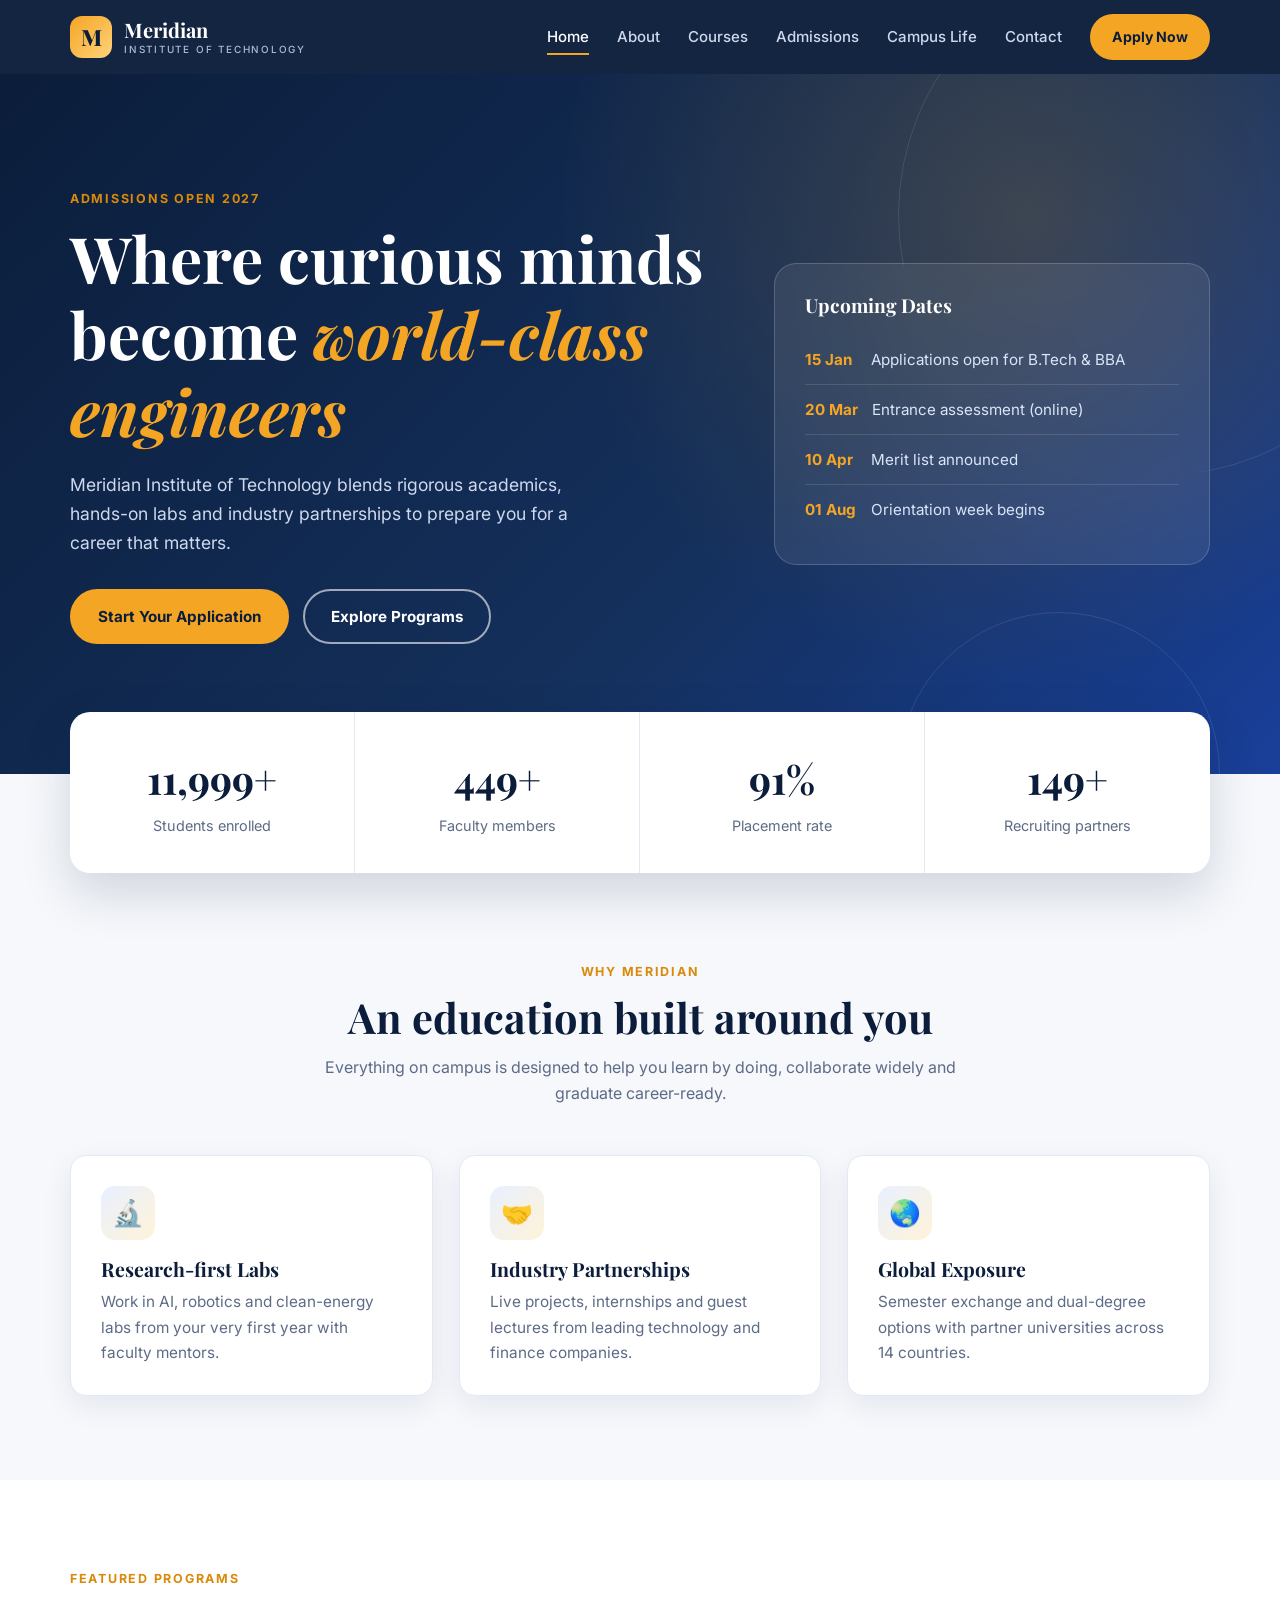
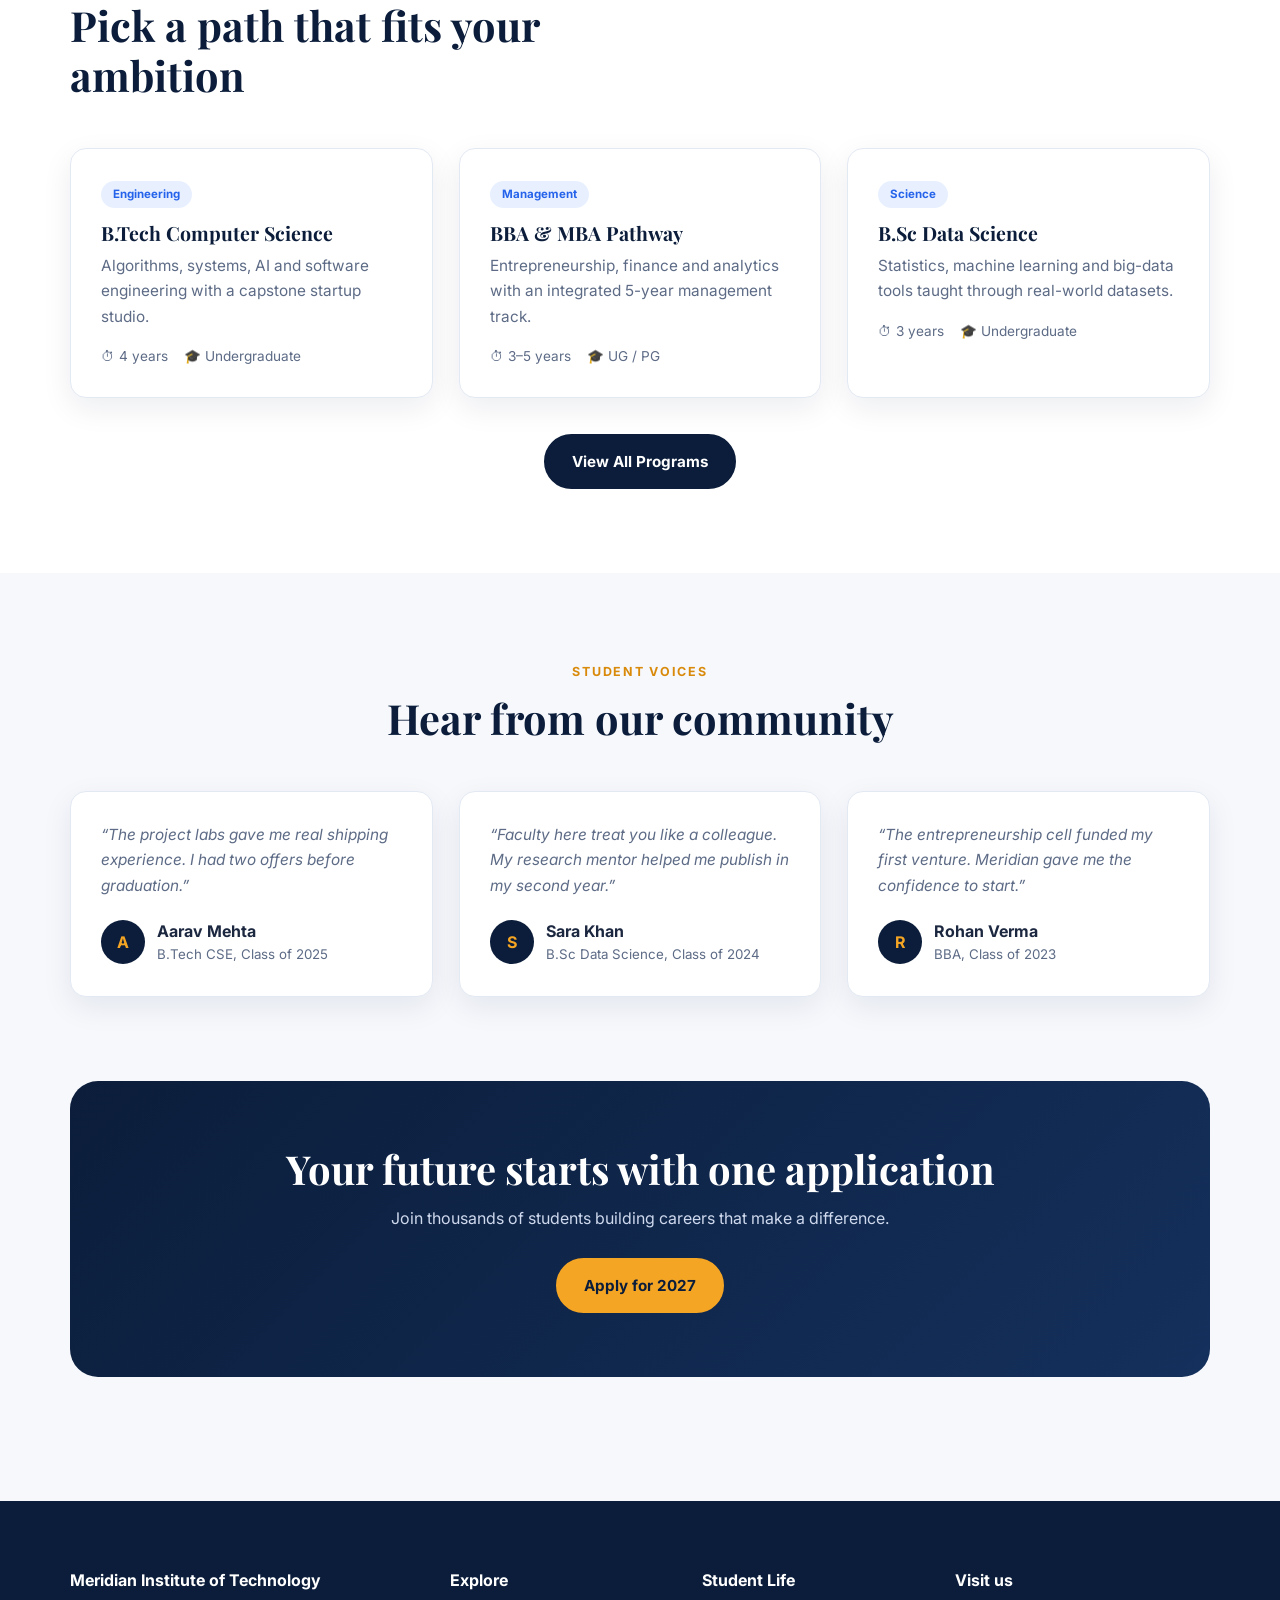
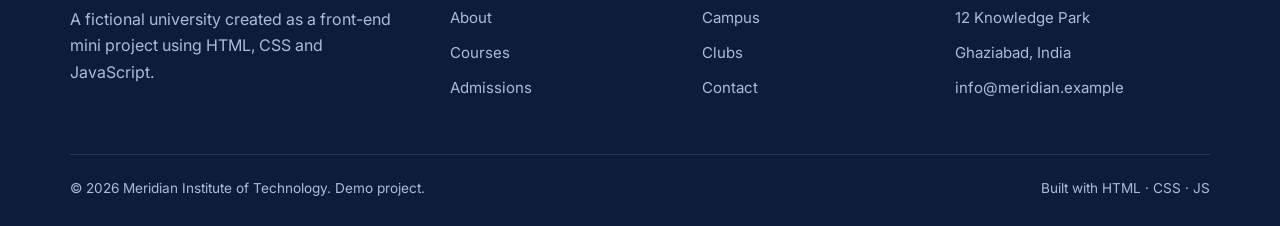
<file: index.html>
<!DOCTYPE html>
<html lang="en">
<head>
  <meta charset="UTF-8">
  <meta name="viewport" content="width=device-width, initial-scale=1.0">
  <title>Meridian Institute of Technology | Home</title>
  <meta name="description" content="Meridian Institute of Technology — a fictional university website built with HTML, CSS and JavaScript.">
  <link rel="preconnect" href="https://fonts.googleapis.com">
  <link rel="preconnect" href="https://fonts.gstatic.com" crossorigin>
  <link href="https://fonts.googleapis.com/css2?family=Inter:wght@400;500;600;700&family=Playfair+Display:ital,wght@0,600;0,700;1,600&display=swap" rel="stylesheet">
  <link rel="stylesheet" href="style.css">
</head>
<body>
  <header class="site-header">
    <div class="container nav">
      <a href="index.html" class="brand"><span class="brand-mark">M</span><span>Meridian<small>Institute of Technology</small></span></a>
      <button class="menu-toggle" aria-label="Toggle menu" aria-expanded="false">☰</button>
      <nav class="nav-links" id="nav">
        <a href="index.html" class="active">Home</a>
        <a href="about.html">About</a>
        <a href="courses.html">Courses</a>
        <a href="admissions.html">Admissions</a>
        <a href="campus.html">Campus Life</a>
        <a href="contact.html">Contact</a>
        <a href="admissions.html" class="btn btn-sm">Apply Now</a>
      </nav>
    </div>
  </header>

  <section class="hero">
    <div class="container">
      <div>
        <span class="eyebrow">Admissions open 2027</span>
        <h1>Where curious minds become <span>world-class engineers</span></h1>
        <p>Meridian Institute of Technology blends rigorous academics, hands-on labs and industry partnerships to prepare you for a career that matters.</p>
        <div class="hero-actions">
          <a href="admissions.html" class="btn">Start Your Application</a>
          <a href="courses.html" class="btn outline">Explore Programs</a>
        </div>
      </div>
      <aside class="hero-card">
        <h3>Upcoming Dates</h3>
        <ul>
          <li><b>15 Jan</b> Applications open for B.Tech &amp; BBA</li>
          <li><b>20 Mar</b> Entrance assessment (online)</li>
          <li><b>10 Apr</b> Merit list announced</li>
          <li><b>01 Aug</b> Orientation week begins</li>
        </ul>
      </aside>
    </div>
  </section>

  <section class="stats">
    <div class="container stats-grid">
      <div class="stat"><strong data-count="12000" data-suffix="+">0</strong><span>Students enrolled</span></div>
      <div class="stat"><strong data-count="450" data-suffix="+">0</strong><span>Faculty members</span></div>
      <div class="stat"><strong data-count="92" data-suffix="%">0</strong><span>Placement rate</span></div>
      <div class="stat"><strong data-count="150" data-suffix="+">0</strong><span>Recruiting partners</span></div>
    </div>
  </section>

  <section class="section">
    <div class="container">
      <div class="section-head center reveal">
        <span class="eyebrow">Why Meridian</span>
        <h2>An education built around you</h2>
        <p>Everything on campus is designed to help you learn by doing, collaborate widely and graduate career-ready.</p>
      </div>
      <div class="grid grid-3">
        <article class="card reveal"><div class="icon">🔬</div><h3>Research-first Labs</h3><p>Work in AI, robotics and clean-energy labs from your very first year with faculty mentors.</p></article>
        <article class="card reveal"><div class="icon">🤝</div><h3>Industry Partnerships</h3><p>Live projects, internships and guest lectures from leading technology and finance companies.</p></article>
        <article class="card reveal"><div class="icon">🌏</div><h3>Global Exposure</h3><p>Semester exchange and dual-degree options with partner universities across 14 countries.</p></article>
      </div>
    </div>
  </section>

  <section class="section alt">
    <div class="container">
      <div class="section-head reveal">
        <span class="eyebrow">Featured Programs</span>
        <h2>Pick a path that fits your ambition</h2>
      </div>
      <div class="grid grid-3">
        <article class="card reveal"><span class="tag">Engineering</span><h3>B.Tech Computer Science</h3><p>Algorithms, systems, AI and software engineering with a capstone startup studio.</p><div class="meta"><span>⏱ 4 years</span><span>🎓 Undergraduate</span></div></article>
        <article class="card reveal"><span class="tag">Management</span><h3>BBA &amp; MBA Pathway</h3><p>Entrepreneurship, finance and analytics with an integrated 5-year management track.</p><div class="meta"><span>⏱ 3–5 years</span><span>🎓 UG / PG</span></div></article>
        <article class="card reveal"><span class="tag">Science</span><h3>B.Sc Data Science</h3><p>Statistics, machine learning and big-data tools taught through real-world datasets.</p><div class="meta"><span>⏱ 3 years</span><span>🎓 Undergraduate</span></div></article>
      </div>
      <p style="text-align:center;margin-top:36px"><a href="courses.html" class="btn dark">View All Programs</a></p>
    </div>
  </section>

  <section class="section">
    <div class="container">
      <div class="section-head center reveal">
        <span class="eyebrow">Student Voices</span>
        <h2>Hear from our community</h2>
      </div>
      <div class="grid grid-3">
        <article class="card reveal"><p class="quote">“The project labs gave me real shipping experience. I had two offers before graduation.”</p><div class="person"><span class="avatar">A</span><div><strong>Aarav Mehta</strong><small>B.Tech CSE, Class of 2025</small></div></div></article>
        <article class="card reveal"><p class="quote">“Faculty here treat you like a colleague. My research mentor helped me publish in my second year.”</p><div class="person"><span class="avatar">S</span><div><strong>Sara Khan</strong><small>B.Sc Data Science, Class of 2024</small></div></div></article>
        <article class="card reveal"><p class="quote">“The entrepreneurship cell funded my first venture. Meridian gave me the confidence to start.”</p><div class="person"><span class="avatar">R</span><div><strong>Rohan Verma</strong><small>BBA, Class of 2023</small></div></div></article>
      </div>
    </div>
  </section>

  <section class="section" style="padding-top:0">
    <div class="container">
      <div class="cta reveal">
        <h2>Your future starts with one application</h2>
        <p>Join thousands of students building careers that make a difference.</p>
        <a href="admissions.html" class="btn">Apply for 2027</a>
      </div>
    </div>
  </section>

  <footer class="site-footer">
    <div class="container">
      <div class="foot-grid">
        <div><h4>Meridian Institute of Technology</h4><p>A fictional university created as a front-end mini project using HTML, CSS and JavaScript.</p></div>
        <div><h4>Explore</h4><ul><li><a href="about.html">About</a></li><li><a href="courses.html">Courses</a></li><li><a href="admissions.html">Admissions</a></li></ul></div>
        <div><h4>Student Life</h4><ul><li><a href="campus.html">Campus</a></li><li><a href="campus.html#clubs">Clubs</a></li><li><a href="contact.html">Contact</a></li></ul></div>
        <div><h4>Visit us</h4><ul><li>12 Knowledge Park</li><li>Ghaziabad, India</li><li>info@meridian.example</li></ul></div>
      </div>
      <div class="foot-bottom"><span>© <span id="year">2026</span> Meridian Institute of Technology. Demo project.</span><span>Built with HTML · CSS · JS</span></div>
    </div>
  </footer>
  <button id="toTop" aria-label="Back to top">↑</button>
  <script src="script.js"></script>
</body>
</html>
</file>
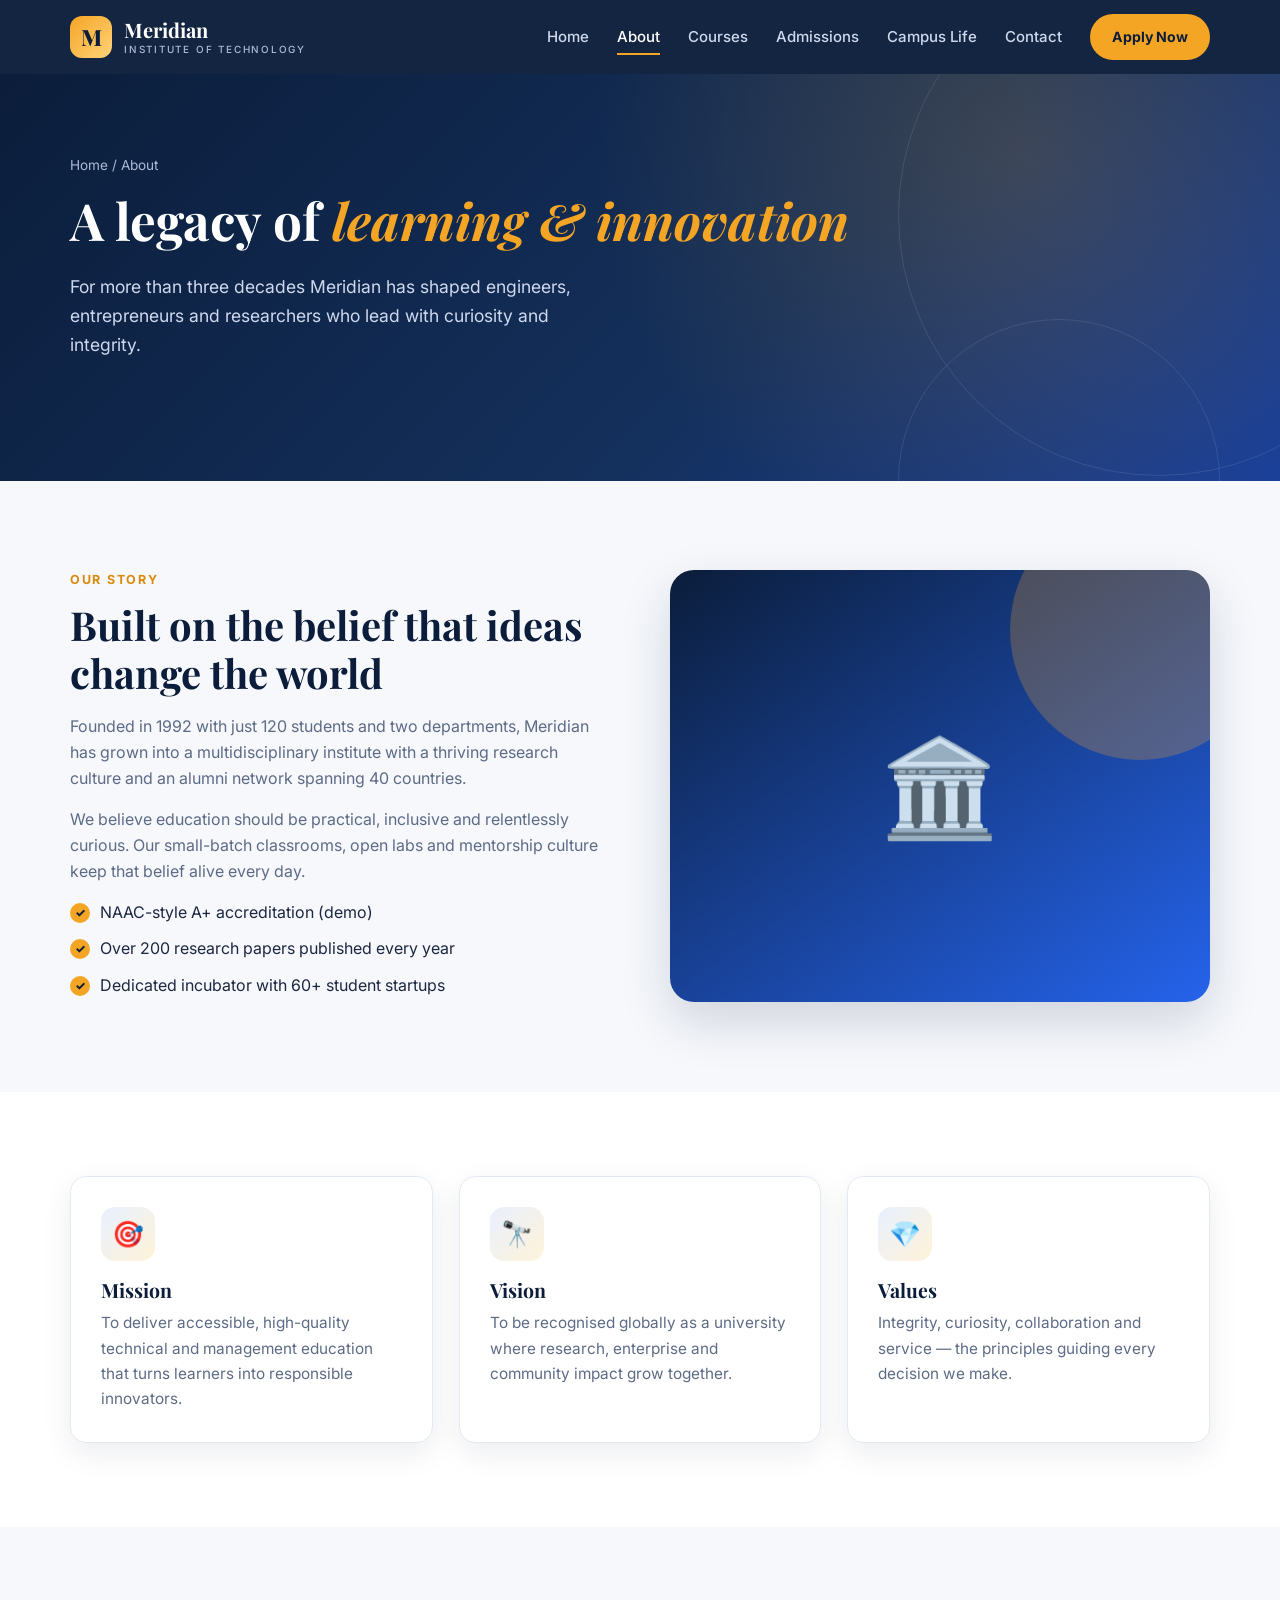
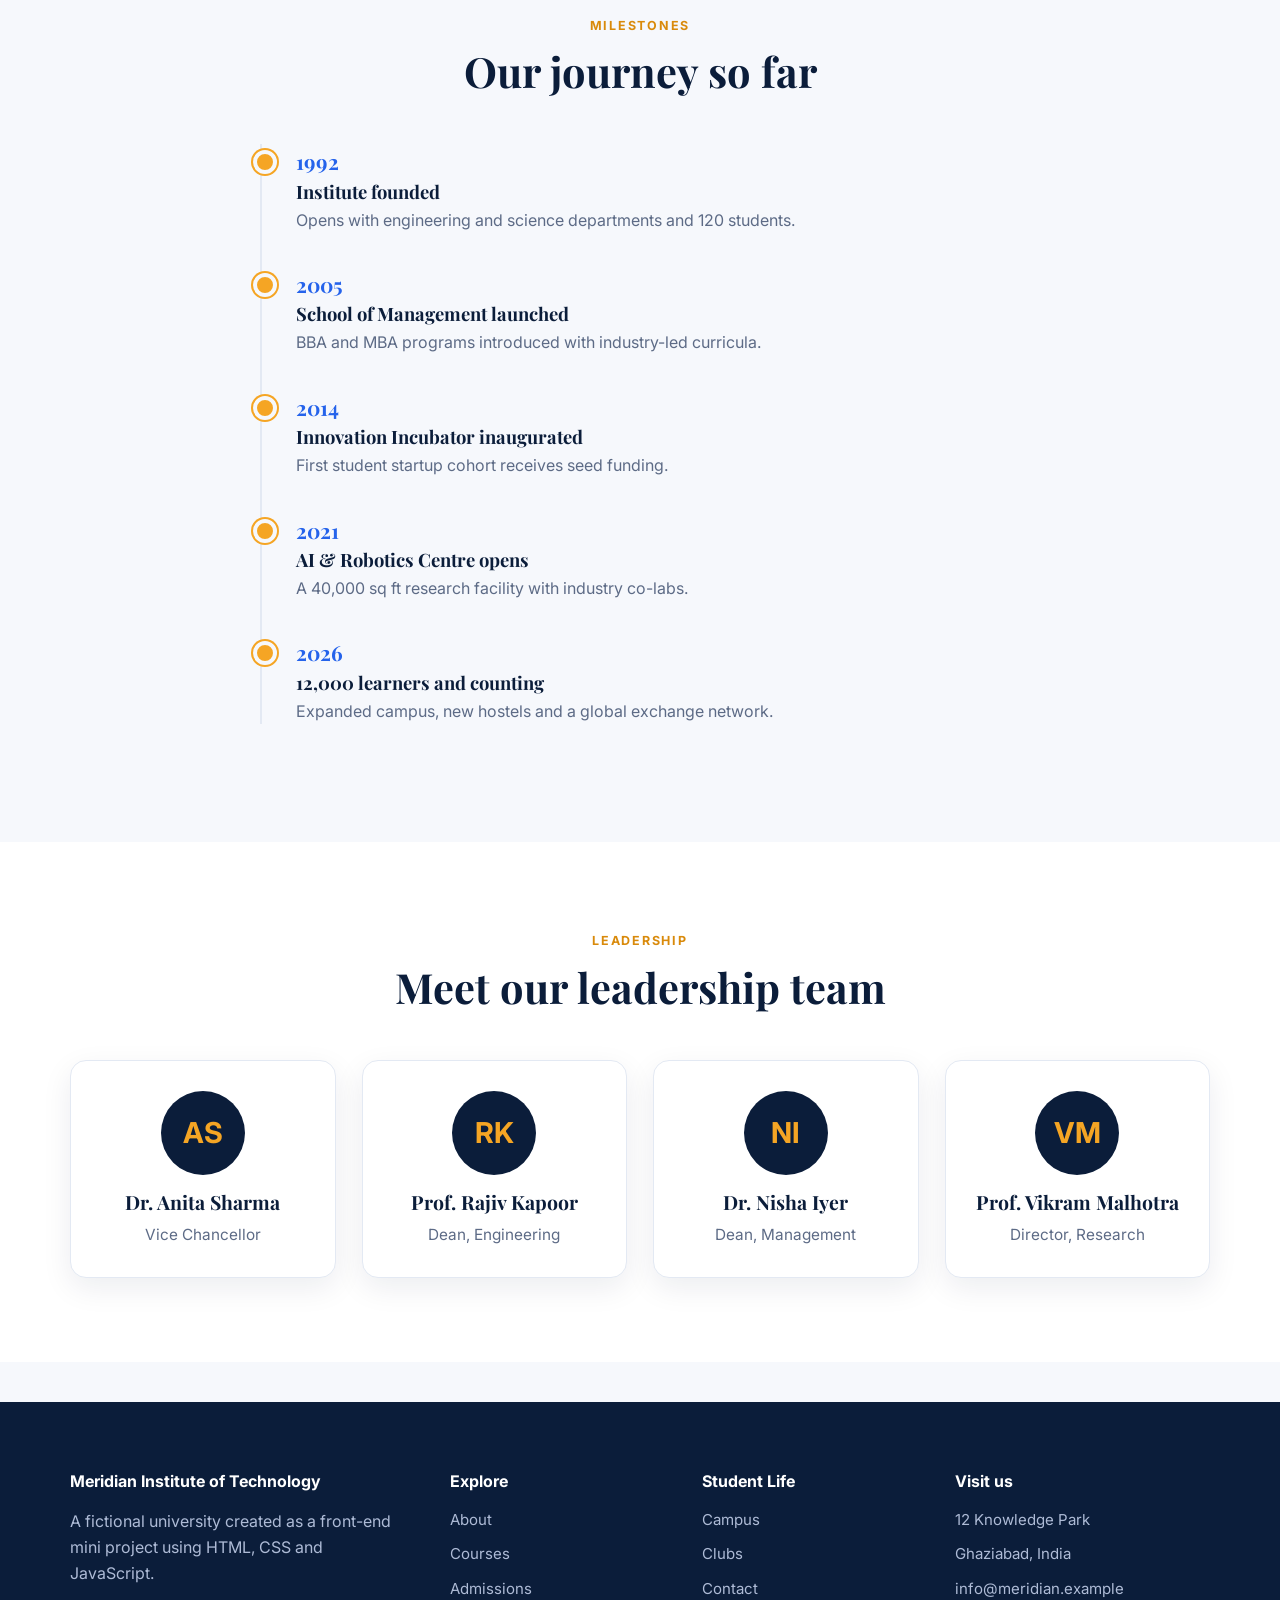
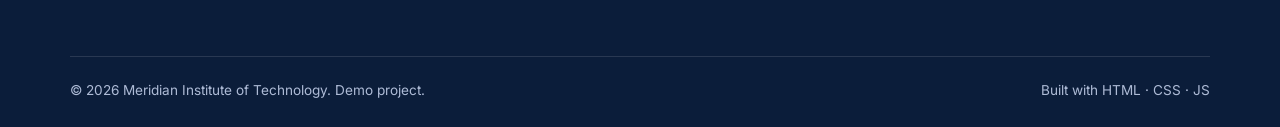
<file: about.html>
<!DOCTYPE html>
<html lang="en">
<head>
  <meta charset="UTF-8">
  <meta name="viewport" content="width=device-width, initial-scale=1.0">
  <title>About | Meridian Institute of Technology</title>
  <link rel="preconnect" href="https://fonts.googleapis.com">
  <link rel="preconnect" href="https://fonts.gstatic.com" crossorigin>
  <link href="https://fonts.googleapis.com/css2?family=Inter:wght@400;500;600;700&family=Playfair+Display:ital,wght@0,600;0,700;1,600&display=swap" rel="stylesheet">
  <link rel="stylesheet" href="style.css">
</head>
<body>
  <header class="site-header">
    <div class="container nav">
      <a href="index.html" class="brand"><span class="brand-mark">M</span><span>Meridian<small>Institute of Technology</small></span></a>
      <button class="menu-toggle" aria-label="Toggle menu" aria-expanded="false">☰</button>
      <nav class="nav-links" id="nav">
        <a href="index.html">Home</a>
        <a href="about.html" class="active">About</a>
        <a href="courses.html">Courses</a>
        <a href="admissions.html">Admissions</a>
        <a href="campus.html">Campus Life</a>
        <a href="contact.html">Contact</a>
        <a href="admissions.html" class="btn btn-sm">Apply Now</a>
      </nav>
    </div>
  </header>

  <section class="hero page-hero">
    <div class="container">
      <div>
        <div class="crumbs"><a href="index.html">Home</a> / About</div>
        <h1>A legacy of <span>learning &amp; innovation</span></h1>
        <p>For more than three decades Meridian has shaped engineers, entrepreneurs and researchers who lead with curiosity and integrity.</p>
      </div>
    </div>
  </section>

  <section class="section">
    <div class="container split">
      <div class="reveal">
        <span class="eyebrow">Our Story</span>
        <h2>Built on the belief that ideas change the world</h2>
        <p>Founded in 1992 with just 120 students and two departments, Meridian has grown into a multidisciplinary institute with a thriving research culture and an alumni network spanning 40 countries.</p>
        <p>We believe education should be practical, inclusive and relentlessly curious. Our small-batch classrooms, open labs and mentorship culture keep that belief alive every day.</p>
        <ul class="checks">
          <li>NAAC-style A+ accreditation (demo)</li>
          <li>Over 200 research papers published every year</li>
          <li>Dedicated incubator with 60+ student startups</li>
        </ul>
      </div>
      <div class="visual reveal">🏛️</div>
    </div>
  </section>

  <section class="section alt">
    <div class="container">
      <div class="grid grid-3">
        <article class="card reveal"><div class="icon">🎯</div><h3>Mission</h3><p>To deliver accessible, high-quality technical and management education that turns learners into responsible innovators.</p></article>
        <article class="card reveal"><div class="icon">🔭</div><h3>Vision</h3><p>To be recognised globally as a university where research, enterprise and community impact grow together.</p></article>
        <article class="card reveal"><div class="icon">💎</div><h3>Values</h3><p>Integrity, curiosity, collaboration and service — the principles guiding every decision we make.</p></article>
      </div>
    </div>
  </section>

  <section class="section">
    <div class="container">
      <div class="section-head center reveal"><span class="eyebrow">Milestones</span><h2>Our journey so far</h2></div>
      <div class="timeline">
        <div class="t-item reveal"><b>1992</b><h3>Institute founded</h3><p>Opens with engineering and science departments and 120 students.</p></div>
        <div class="t-item reveal"><b>2005</b><h3>School of Management launched</h3><p>BBA and MBA programs introduced with industry-led curricula.</p></div>
        <div class="t-item reveal"><b>2014</b><h3>Innovation Incubator inaugurated</h3><p>First student startup cohort receives seed funding.</p></div>
        <div class="t-item reveal"><b>2021</b><h3>AI &amp; Robotics Centre opens</h3><p>A 40,000 sq ft research facility with industry co-labs.</p></div>
        <div class="t-item reveal"><b>2026</b><h3>12,000 learners and counting</h3><p>Expanded campus, new hostels and a global exchange network.</p></div>
      </div>
    </div>
  </section>

  <section class="section alt team">
    <div class="container">
      <div class="section-head center reveal"><span class="eyebrow">Leadership</span><h2>Meet our leadership team</h2></div>
      <div class="grid grid-4">
        <article class="card reveal"><span class="avatar">AS</span><h3>Dr. Anita Sharma</h3><p>Vice Chancellor</p></article>
        <article class="card reveal"><span class="avatar">RK</span><h3>Prof. Rajiv Kapoor</h3><p>Dean, Engineering</p></article>
        <article class="card reveal"><span class="avatar">NI</span><h3>Dr. Nisha Iyer</h3><p>Dean, Management</p></article>
        <article class="card reveal"><span class="avatar">VM</span><h3>Prof. Vikram Malhotra</h3><p>Director, Research</p></article>
      </div>
    </div>
  </section>

  <footer class="site-footer">
    <div class="container">
      <div class="foot-grid">
        <div><h4>Meridian Institute of Technology</h4><p>A fictional university created as a front-end mini project using HTML, CSS and JavaScript.</p></div>
        <div><h4>Explore</h4><ul><li><a href="about.html">About</a></li><li><a href="courses.html">Courses</a></li><li><a href="admissions.html">Admissions</a></li></ul></div>
        <div><h4>Student Life</h4><ul><li><a href="campus.html">Campus</a></li><li><a href="campus.html#clubs">Clubs</a></li><li><a href="contact.html">Contact</a></li></ul></div>
        <div><h4>Visit us</h4><ul><li>12 Knowledge Park</li><li>Ghaziabad, India</li><li>info@meridian.example</li></ul></div>
      </div>
      <div class="foot-bottom"><span>© <span id="year">2026</span> Meridian Institute of Technology. Demo project.</span><span>Built with HTML · CSS · JS</span></div>
    </div>
  </footer>
  <button id="toTop" aria-label="Back to top">↑</button>
  <script src="script.js"></script>
</body>
</html>
</file>
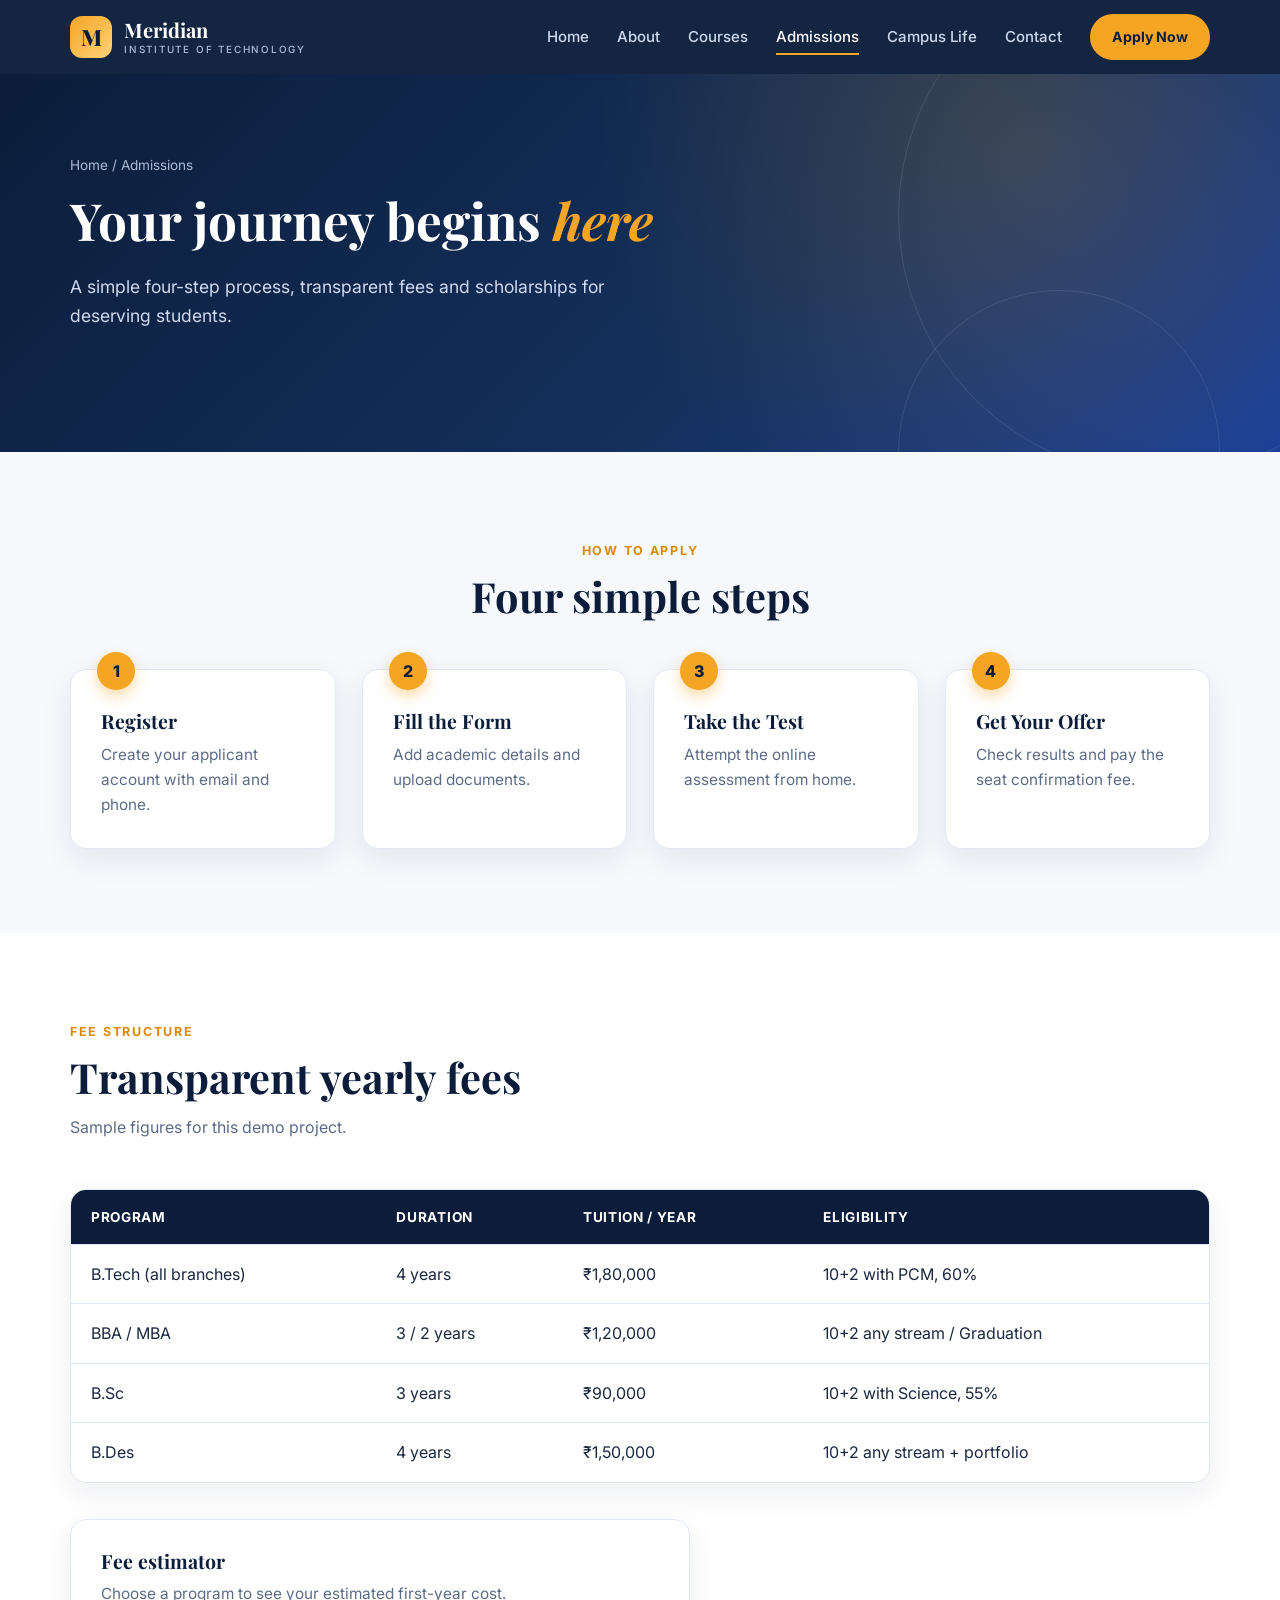
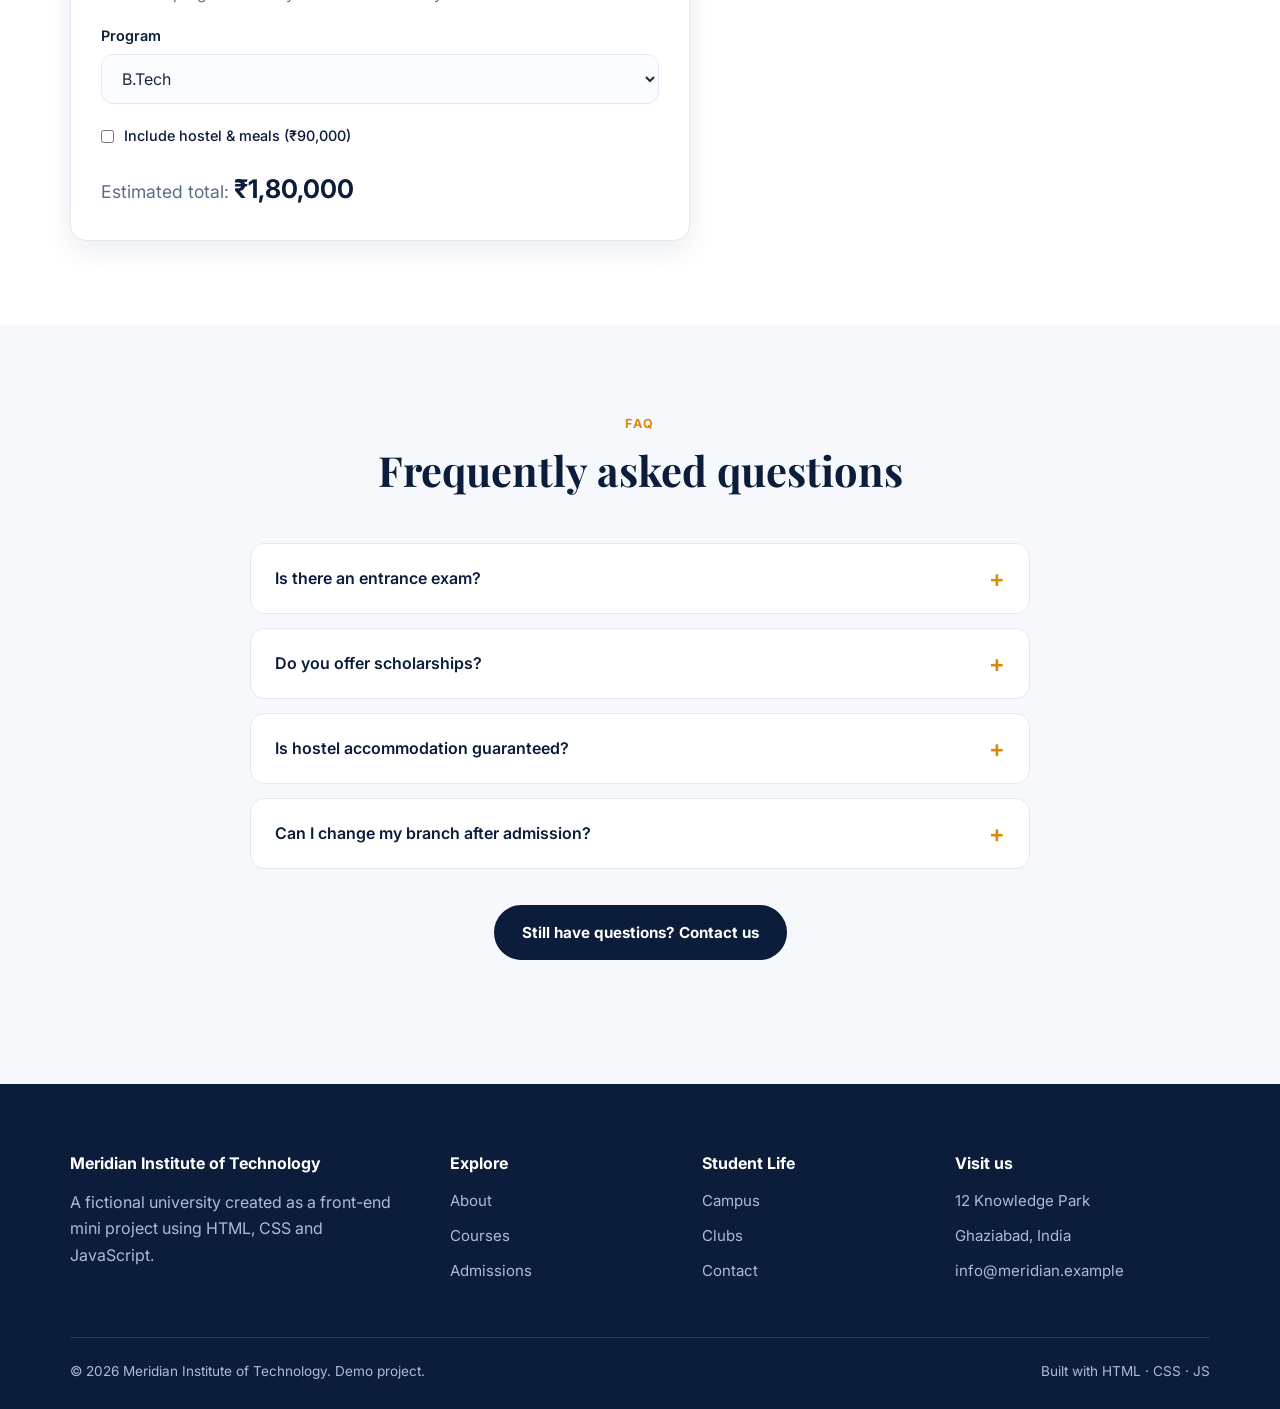
<file: admissions.html>
<!DOCTYPE html>
<html lang="en">
<head>
  <meta charset="UTF-8">
  <meta name="viewport" content="width=device-width, initial-scale=1.0">
  <title>Admissions | Meridian Institute of Technology</title>
  <link rel="preconnect" href="https://fonts.googleapis.com">
  <link rel="preconnect" href="https://fonts.gstatic.com" crossorigin>
  <link href="https://fonts.googleapis.com/css2?family=Inter:wght@400;500;600;700&family=Playfair+Display:ital,wght@0,600;0,700;1,600&display=swap" rel="stylesheet">
  <link rel="stylesheet" href="style.css">
</head>
<body>
  <header class="site-header">
    <div class="container nav">
      <a href="index.html" class="brand"><span class="brand-mark">M</span><span>Meridian<small>Institute of Technology</small></span></a>
      <button class="menu-toggle" aria-label="Toggle menu" aria-expanded="false">☰</button>
      <nav class="nav-links" id="nav">
        <a href="index.html">Home</a>
        <a href="about.html">About</a>
        <a href="courses.html">Courses</a>
        <a href="admissions.html" class="active">Admissions</a>
        <a href="campus.html">Campus Life</a>
        <a href="contact.html">Contact</a>
        <a href="admissions.html" class="btn btn-sm">Apply Now</a>
      </nav>
    </div>
  </header>

  <section class="hero page-hero">
    <div class="container">
      <div>
        <div class="crumbs"><a href="index.html">Home</a> / Admissions</div>
        <h1>Your journey begins <span>here</span></h1>
        <p>A simple four-step process, transparent fees and scholarships for deserving students.</p>
      </div>
    </div>
  </section>

  <section class="section">
    <div class="container">
      <div class="section-head center reveal"><span class="eyebrow">How to Apply</span><h2>Four simple steps</h2></div>
      <div class="grid grid-4 steps">
        <article class="card step reveal"><h3>Register</h3><p>Create your applicant account with email and phone.</p></article>
        <article class="card step reveal"><h3>Fill the Form</h3><p>Add academic details and upload documents.</p></article>
        <article class="card step reveal"><h3>Take the Test</h3><p>Attempt the online assessment from home.</p></article>
        <article class="card step reveal"><h3>Get Your Offer</h3><p>Check results and pay the seat confirmation fee.</p></article>
      </div>
    </div>
  </section>

  <section class="section alt">
    <div class="container">
      <div class="section-head reveal"><span class="eyebrow">Fee Structure</span><h2>Transparent yearly fees</h2><p>Sample figures for this demo project.</p></div>
      <div class="table-wrap reveal">
        <table>
          <thead><tr><th>Program</th><th>Duration</th><th>Tuition / year</th><th>Eligibility</th></tr></thead>
          <tbody>
            <tr><td>B.Tech (all branches)</td><td>4 years</td><td>₹1,80,000</td><td>10+2 with PCM, 60%</td></tr>
            <tr><td>BBA / MBA</td><td>3 / 2 years</td><td>₹1,20,000</td><td>10+2 any stream / Graduation</td></tr>
            <tr><td>B.Sc</td><td>3 years</td><td>₹90,000</td><td>10+2 with Science, 55%</td></tr>
            <tr><td>B.Des</td><td>4 years</td><td>₹1,50,000</td><td>10+2 any stream + portfolio</td></tr>
          </tbody>
        </table>
      </div>

      <div class="card reveal" style="margin-top:36px;max-width:620px">
        <h3>Fee estimator</h3>
        <p style="margin-bottom:18px">Choose a program to see your estimated first-year cost.</p>
        <div class="field">
          <label for="feeProgram">Program</label>
          <select id="feeProgram">
            <option value="180000">B.Tech</option>
            <option value="120000">BBA / MBA</option>
            <option value="90000">B.Sc</option>
            <option value="150000">B.Des</option>
          </select>
        </div>
        <label style="display:flex;gap:10px;align-items:center;font-weight:500"><input type="checkbox" id="feeHostel" style="width:auto"> Include hostel &amp; meals (₹90,000)</label>
        <p style="margin-top:20px;font-size:1.1rem">Estimated total: <strong id="feeTotal" style="font-size:1.6rem;color:var(--navy)">₹0</strong></p>
      </div>
    </div>
  </section>

  <section class="section">
    <div class="container">
      <div class="section-head center reveal"><span class="eyebrow">FAQ</span><h2>Frequently asked questions</h2></div>
      <div class="faq">
        <div class="faq-item"><button class="faq-q">Is there an entrance exam?</button><div class="faq-a"><p>Yes. Applicants take a 90-minute online assessment covering aptitude and subject basics. Valid national entrance scores can also be submitted.</p></div></div>
        <div class="faq-item"><button class="faq-q">Do you offer scholarships?</button><div class="faq-a"><p>Merit scholarships of up to 50% are available, along with need-based aid and sports quotas.</p></div></div>
        <div class="faq-item"><button class="faq-q">Is hostel accommodation guaranteed?</button><div class="faq-a"><p>First-year students receive priority hostel allotment on a first-come, first-served basis.</p></div></div>
        <div class="faq-item"><button class="faq-q">Can I change my branch after admission?</button><div class="faq-a"><p>Branch change is possible at the end of the first year, based on CGPA and seat availability.</p></div></div>
      </div>
      <p style="text-align:center;margin-top:36px"><a href="contact.html" class="btn dark">Still have questions? Contact us</a></p>
    </div>
  </section>

  <footer class="site-footer">
    <div class="container">
      <div class="foot-grid">
        <div><h4>Meridian Institute of Technology</h4><p>A fictional university created as a front-end mini project using HTML, CSS and JavaScript.</p></div>
        <div><h4>Explore</h4><ul><li><a href="about.html">About</a></li><li><a href="courses.html">Courses</a></li><li><a href="admissions.html">Admissions</a></li></ul></div>
        <div><h4>Student Life</h4><ul><li><a href="campus.html">Campus</a></li><li><a href="campus.html#clubs">Clubs</a></li><li><a href="contact.html">Contact</a></li></ul></div>
        <div><h4>Visit us</h4><ul><li>12 Knowledge Park</li><li>Ghaziabad, India</li><li>info@meridian.example</li></ul></div>
      </div>
      <div class="foot-bottom"><span>© <span id="year">2026</span> Meridian Institute of Technology. Demo project.</span><span>Built with HTML · CSS · JS</span></div>
    </div>
  </footer>
  <button id="toTop" aria-label="Back to top">↑</button>
  <script src="script.js"></script>
</body>
</html>
</file>
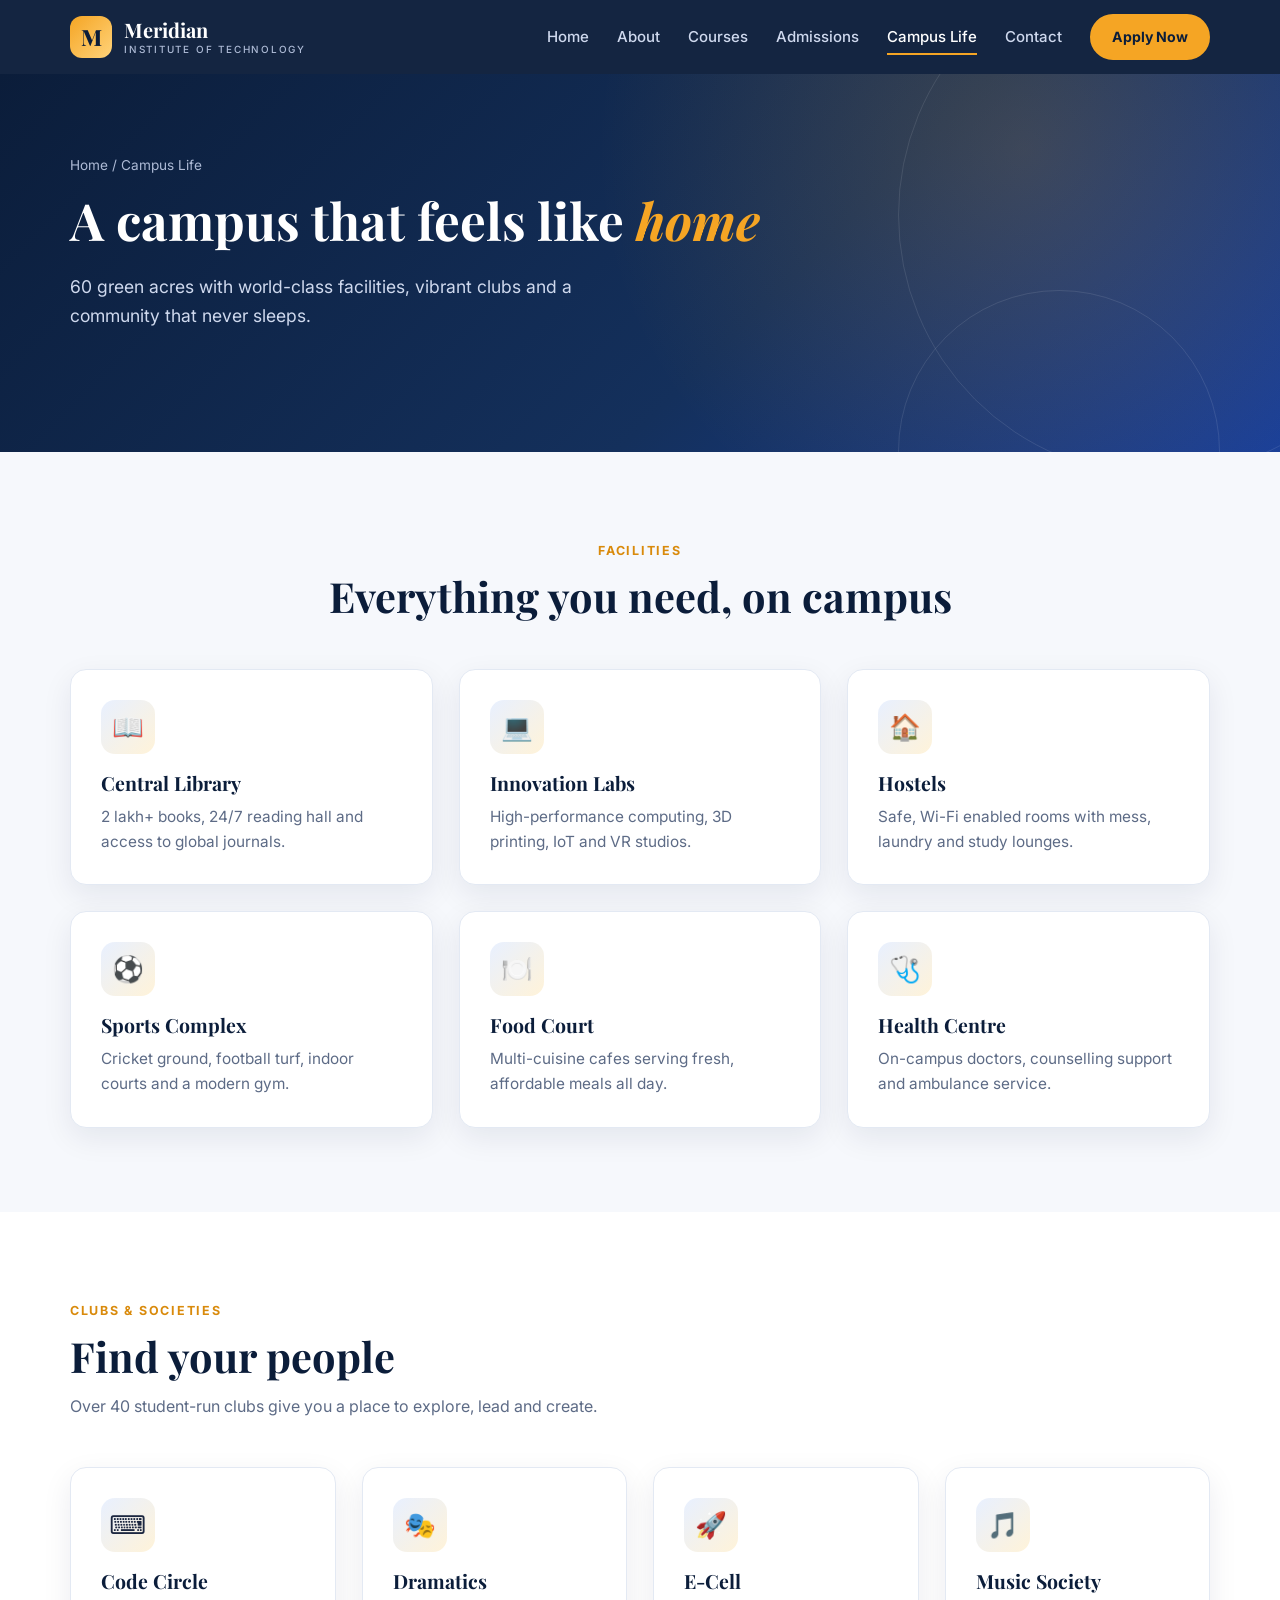
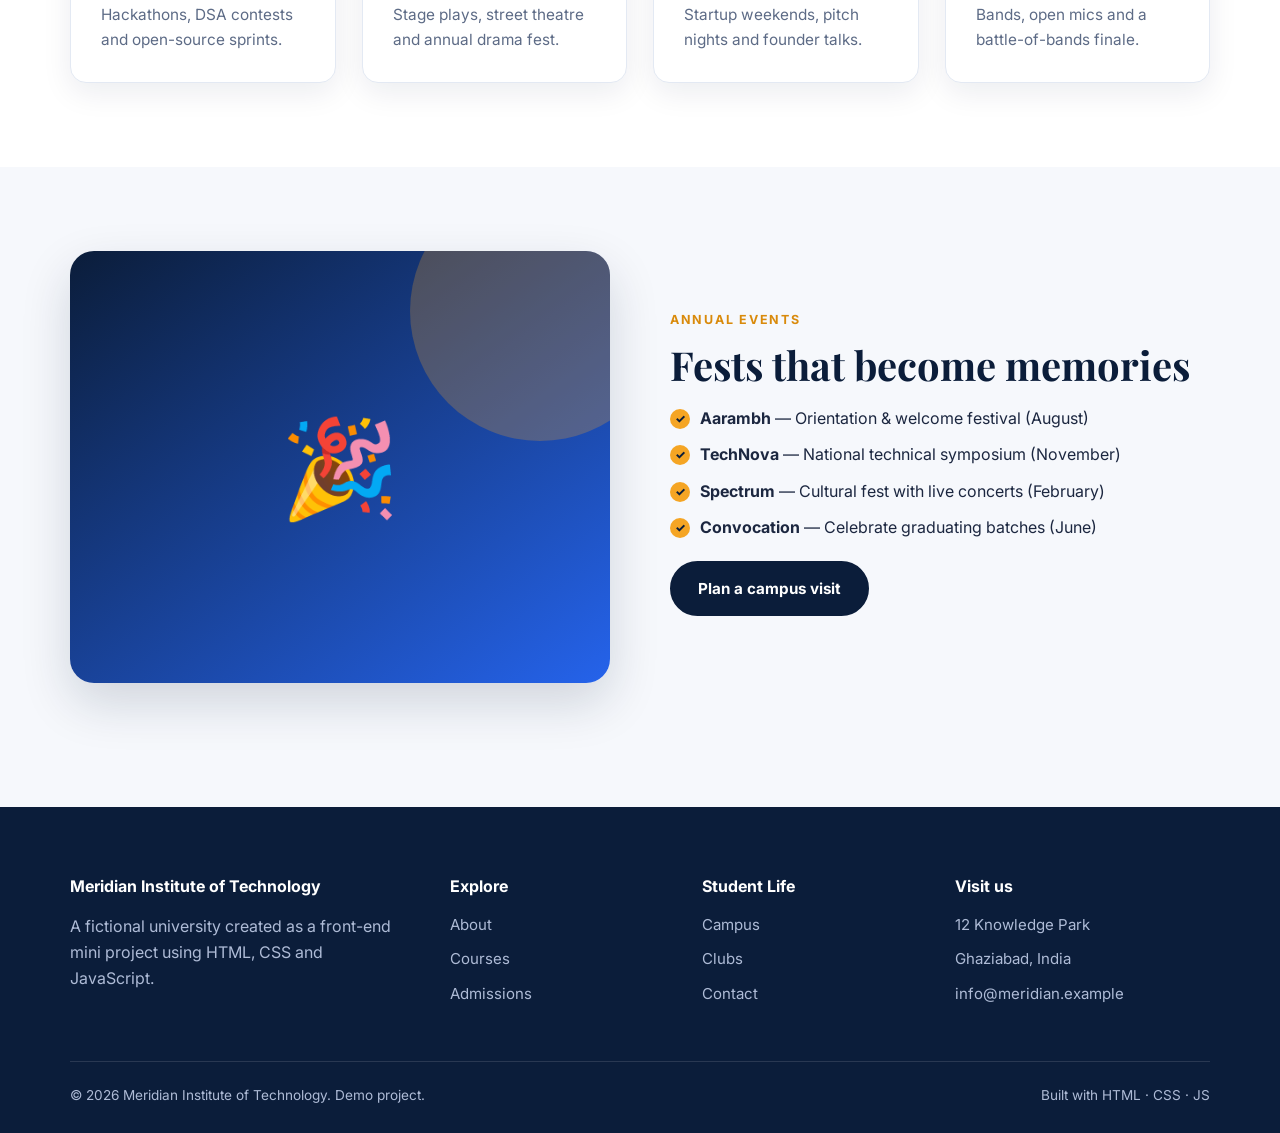
<file: campus.html>
<!DOCTYPE html>
<html lang="en">
<head>
  <meta charset="UTF-8">
  <meta name="viewport" content="width=device-width, initial-scale=1.0">
  <title>Campus Life | Meridian Institute of Technology</title>
  <link rel="preconnect" href="https://fonts.googleapis.com">
  <link rel="preconnect" href="https://fonts.gstatic.com" crossorigin>
  <link href="https://fonts.googleapis.com/css2?family=Inter:wght@400;500;600;700&family=Playfair+Display:ital,wght@0,600;0,700;1,600&display=swap" rel="stylesheet">
  <link rel="stylesheet" href="style.css">
</head>
<body>
  <header class="site-header">
    <div class="container nav">
      <a href="index.html" class="brand"><span class="brand-mark">M</span><span>Meridian<small>Institute of Technology</small></span></a>
      <button class="menu-toggle" aria-label="Toggle menu" aria-expanded="false">☰</button>
      <nav class="nav-links" id="nav">
        <a href="index.html">Home</a>
        <a href="about.html">About</a>
        <a href="courses.html">Courses</a>
        <a href="admissions.html">Admissions</a>
        <a href="campus.html" class="active">Campus Life</a>
        <a href="contact.html">Contact</a>
        <a href="admissions.html" class="btn btn-sm">Apply Now</a>
      </nav>
    </div>
  </header>

  <section class="hero page-hero">
    <div class="container">
      <div>
        <div class="crumbs"><a href="index.html">Home</a> / Campus Life</div>
        <h1>A campus that feels like <span>home</span></h1>
        <p>60 green acres with world-class facilities, vibrant clubs and a community that never sleeps.</p>
      </div>
    </div>
  </section>

  <section class="section">
    <div class="container">
      <div class="section-head center reveal"><span class="eyebrow">Facilities</span><h2>Everything you need, on campus</h2></div>
      <div class="grid grid-3">
        <article class="card reveal"><div class="icon">📖</div><h3>Central Library</h3><p>2 lakh+ books, 24/7 reading hall and access to global journals.</p></article>
        <article class="card reveal"><div class="icon">💻</div><h3>Innovation Labs</h3><p>High-performance computing, 3D printing, IoT and VR studios.</p></article>
        <article class="card reveal"><div class="icon">🏠</div><h3>Hostels</h3><p>Safe, Wi-Fi enabled rooms with mess, laundry and study lounges.</p></article>
        <article class="card reveal"><div class="icon">⚽</div><h3>Sports Complex</h3><p>Cricket ground, football turf, indoor courts and a modern gym.</p></article>
        <article class="card reveal"><div class="icon">🍽️</div><h3>Food Court</h3><p>Multi-cuisine cafes serving fresh, affordable meals all day.</p></article>
        <article class="card reveal"><div class="icon">🩺</div><h3>Health Centre</h3><p>On-campus doctors, counselling support and ambulance service.</p></article>
      </div>
    </div>
  </section>

  <section class="section alt" id="clubs">
    <div class="container">
      <div class="section-head reveal"><span class="eyebrow">Clubs &amp; Societies</span><h2>Find your people</h2><p>Over 40 student-run clubs give you a place to explore, lead and create.</p></div>
      <div class="grid grid-4">
        <article class="card reveal"><div class="icon">⌨️</div><h3>Code Circle</h3><p>Hackathons, DSA contests and open-source sprints.</p></article>
        <article class="card reveal"><div class="icon">🎭</div><h3>Dramatics</h3><p>Stage plays, street theatre and annual drama fest.</p></article>
        <article class="card reveal"><div class="icon">🚀</div><h3>E-Cell</h3><p>Startup weekends, pitch nights and founder talks.</p></article>
        <article class="card reveal"><div class="icon">🎵</div><h3>Music Society</h3><p>Bands, open mics and a battle-of-bands finale.</p></article>
      </div>
    </div>
  </section>

  <section class="section">
    <div class="container split">
      <div class="visual reveal">🎉</div>
      <div class="reveal">
        <span class="eyebrow">Annual Events</span>
        <h2>Fests that become memories</h2>
        <ul class="checks">
          <li><strong>Aarambh</strong> — Orientation &amp; welcome festival (August)</li>
          <li><strong>TechNova</strong> — National technical symposium (November)</li>
          <li><strong>Spectrum</strong> — Cultural fest with live concerts (February)</li>
          <li><strong>Convocation</strong> — Celebrate graduating batches (June)</li>
        </ul>
        <p style="margin-top:20px"><a href="contact.html" class="btn dark">Plan a campus visit</a></p>
      </div>
    </div>
  </section>

  <footer class="site-footer">
    <div class="container">
      <div class="foot-grid">
        <div><h4>Meridian Institute of Technology</h4><p>A fictional university created as a front-end mini project using HTML, CSS and JavaScript.</p></div>
        <div><h4>Explore</h4><ul><li><a href="about.html">About</a></li><li><a href="courses.html">Courses</a></li><li><a href="admissions.html">Admissions</a></li></ul></div>
        <div><h4>Student Life</h4><ul><li><a href="campus.html">Campus</a></li><li><a href="campus.html#clubs">Clubs</a></li><li><a href="contact.html">Contact</a></li></ul></div>
        <div><h4>Visit us</h4><ul><li>12 Knowledge Park</li><li>Ghaziabad, India</li><li>info@meridian.example</li></ul></div>
      </div>
      <div class="foot-bottom"><span>© <span id="year">2026</span> Meridian Institute of Technology. Demo project.</span><span>Built with HTML · CSS · JS</span></div>
    </div>
  </footer>
  <button id="toTop" aria-label="Back to top">↑</button>
  <script src="script.js"></script>
</body>
</html>
</file>
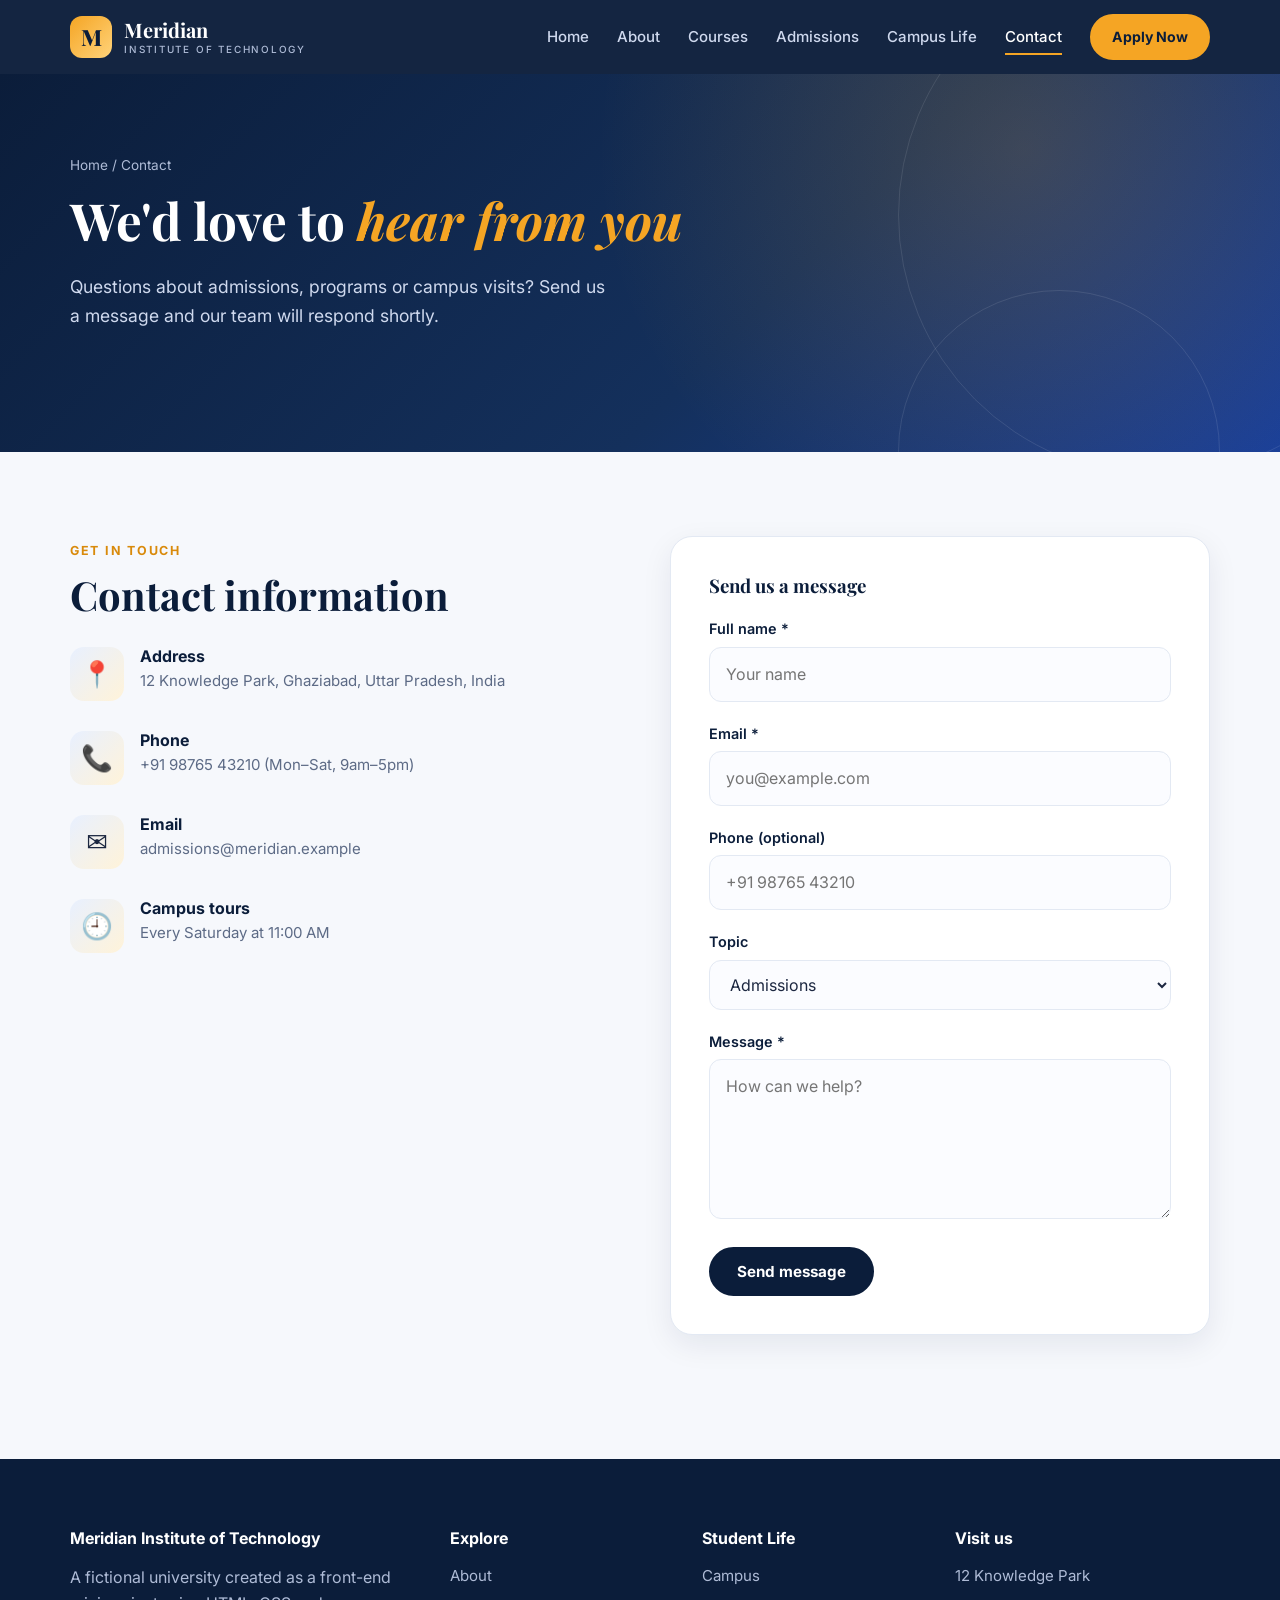
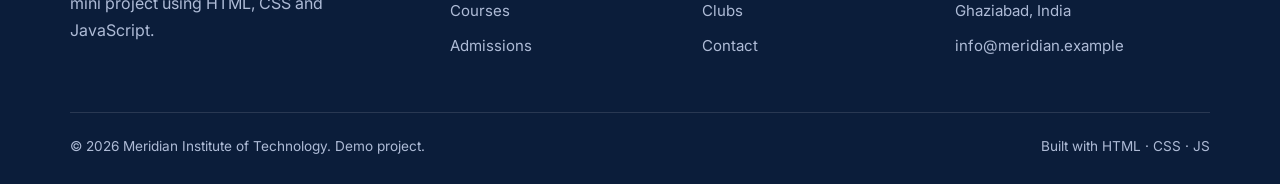
<file: contact.html>
<!DOCTYPE html>
<html lang="en">
<head>
  <meta charset="UTF-8">
  <meta name="viewport" content="width=device-width, initial-scale=1.0">
  <title>Contact | Meridian Institute of Technology</title>
  <link rel="preconnect" href="https://fonts.googleapis.com">
  <link rel="preconnect" href="https://fonts.gstatic.com" crossorigin>
  <link href="https://fonts.googleapis.com/css2?family=Inter:wght@400;500;600;700&family=Playfair+Display:ital,wght@0,600;0,700;1,600&display=swap" rel="stylesheet">
  <link rel="stylesheet" href="style.css">
</head>
<body>
  <header class="site-header">
    <div class="container nav">
      <a href="index.html" class="brand"><span class="brand-mark">M</span><span>Meridian<small>Institute of Technology</small></span></a>
      <button class="menu-toggle" aria-label="Toggle menu" aria-expanded="false">☰</button>
      <nav class="nav-links" id="nav">
        <a href="index.html">Home</a>
        <a href="about.html">About</a>
        <a href="courses.html">Courses</a>
        <a href="admissions.html">Admissions</a>
        <a href="campus.html">Campus Life</a>
        <a href="contact.html" class="active">Contact</a>
        <a href="admissions.html" class="btn btn-sm">Apply Now</a>
      </nav>
    </div>
  </header>

  <section class="hero page-hero">
    <div class="container">
      <div>
        <div class="crumbs"><a href="index.html">Home</a> / Contact</div>
        <h1>We'd love to <span>hear from you</span></h1>
        <p>Questions about admissions, programs or campus visits? Send us a message and our team will respond shortly.</p>
      </div>
    </div>
  </section>

  <section class="section">
    <div class="container split" style="align-items:start">
      <div class="reveal">
        <span class="eyebrow">Get in touch</span>
        <h2>Contact information</h2>
        <ul class="info-list" style="margin-top:28px">
          <li><div class="icon">📍</div><div><h4>Address</h4><p>12 Knowledge Park, Ghaziabad, Uttar Pradesh, India</p></div></li>
          <li><div class="icon">📞</div><div><h4>Phone</h4><p>+91 98765 43210 (Mon–Sat, 9am–5pm)</p></div></li>
          <li><div class="icon">✉️</div><div><h4>Email</h4><p>admissions@meridian.example</p></div></li>
          <li><div class="icon">🕘</div><div><h4>Campus tours</h4><p>Every Saturday at 11:00 AM</p></div></li>
        </ul>
      </div>

      <div class="form-card reveal">
        <h3 style="margin-bottom:20px">Send us a message</h3>
        <form id="contactForm" novalidate>
          <div class="field"><label for="name">Full name *</label><input type="text" id="name" name="name" placeholder="Your name"><span class="err">Please enter your name (min 2 characters).</span></div>
          <div class="field"><label for="email">Email *</label><input type="email" id="email" name="email" placeholder="you@example.com"><span class="err">Please enter a valid email address.</span></div>
          <div class="field"><label for="phone">Phone (optional)</label><input type="tel" id="phone" name="phone" placeholder="+91 98765 43210"><span class="err">Please enter a valid phone number.</span></div>
          <div class="field"><label for="topic">Topic</label><select id="topic" name="topic"><option>Admissions</option><option>Courses</option><option>Scholarships</option><option>Campus visit</option><option>Other</option></select></div>
          <div class="field"><label for="message">Message *</label><textarea id="message" name="message" rows="5" placeholder="How can we help?"></textarea><span class="err">Message should be at least 10 characters.</span></div>
          <button type="submit" class="btn dark">Send message</button>
          <div class="success" id="formSuccess" role="status"></div>
        </form>
      </div>
    </div>
  </section>

  <footer class="site-footer">
    <div class="container">
      <div class="foot-grid">
        <div><h4>Meridian Institute of Technology</h4><p>A fictional university created as a front-end mini project using HTML, CSS and JavaScript.</p></div>
        <div><h4>Explore</h4><ul><li><a href="about.html">About</a></li><li><a href="courses.html">Courses</a></li><li><a href="admissions.html">Admissions</a></li></ul></div>
        <div><h4>Student Life</h4><ul><li><a href="campus.html">Campus</a></li><li><a href="campus.html#clubs">Clubs</a></li><li><a href="contact.html">Contact</a></li></ul></div>
        <div><h4>Visit us</h4><ul><li>12 Knowledge Park</li><li>Ghaziabad, India</li><li>info@meridian.example</li></ul></div>
      </div>
      <div class="foot-bottom"><span>© <span id="year">2026</span> Meridian Institute of Technology. Demo project.</span><span>Built with HTML · CSS · JS</span></div>
    </div>
  </footer>
  <button id="toTop" aria-label="Back to top">↑</button>
  <script src="script.js"></script>
</body>
</html>
</file>
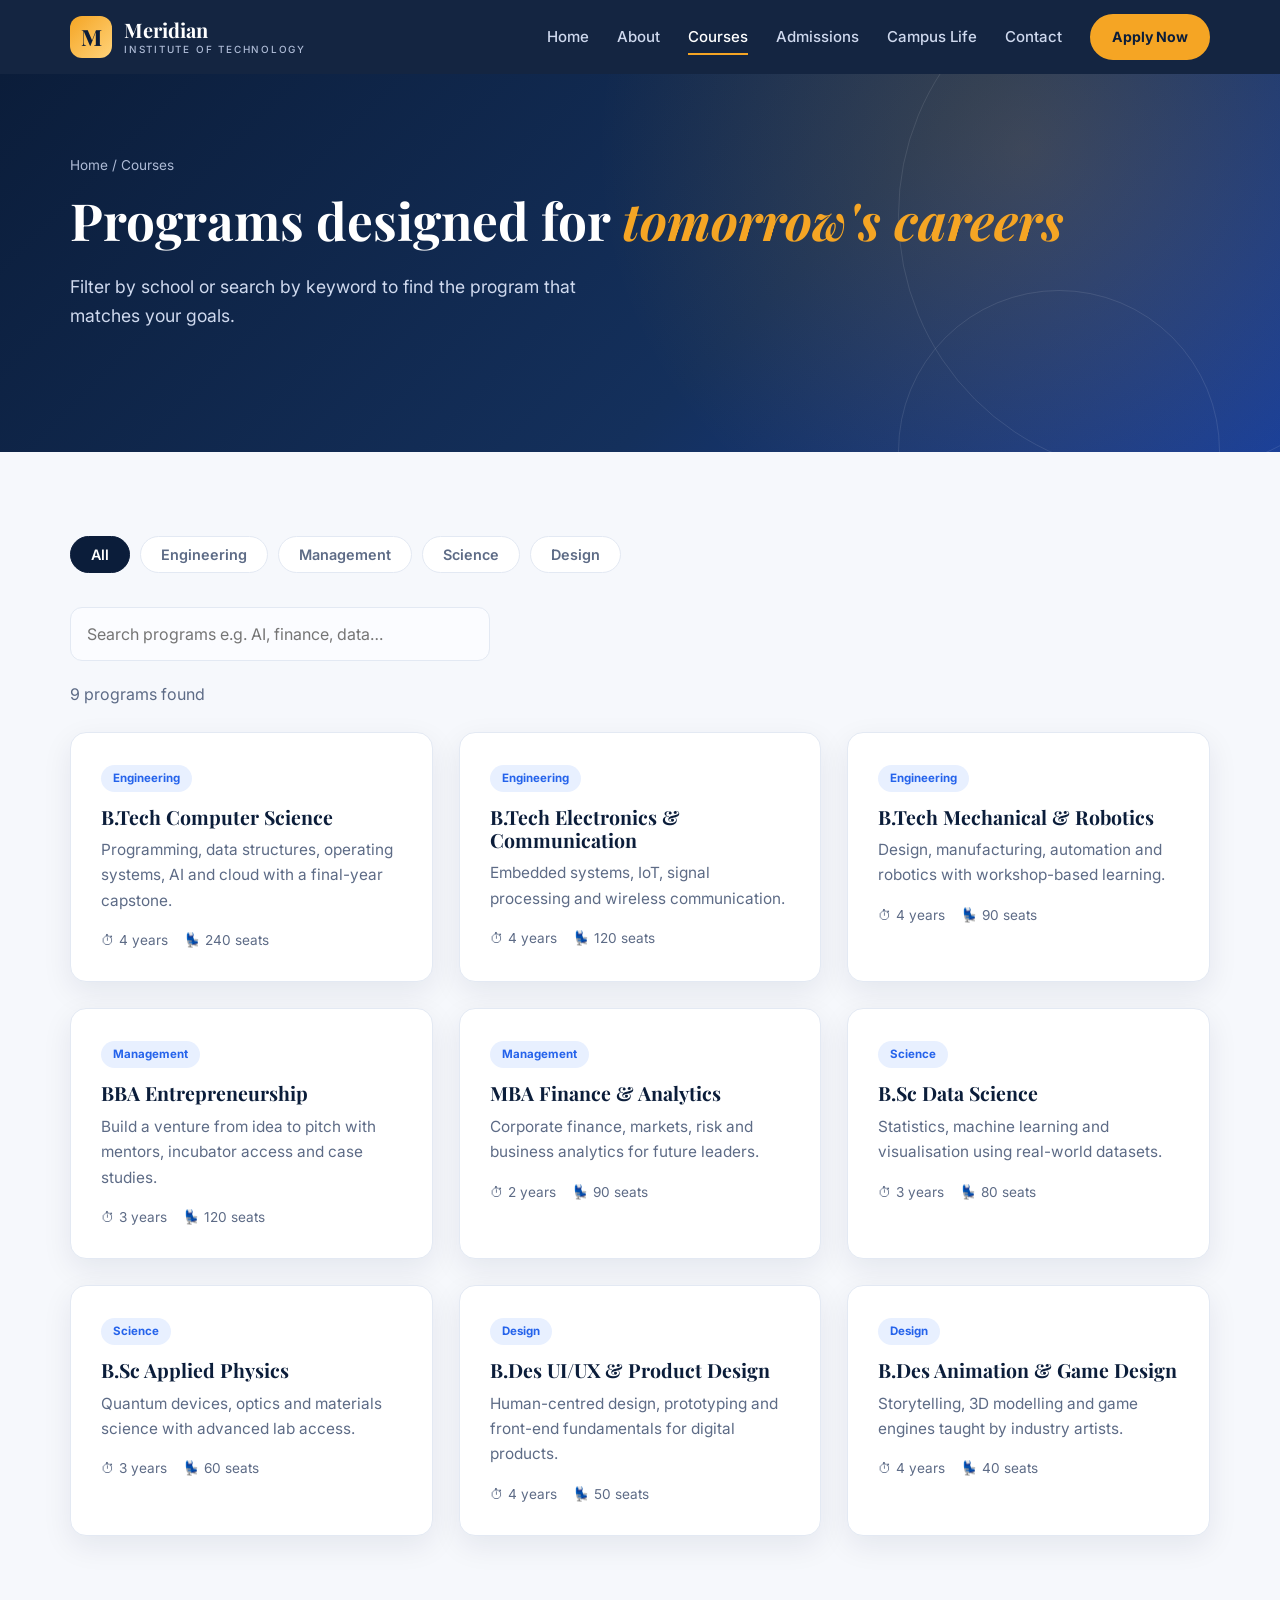
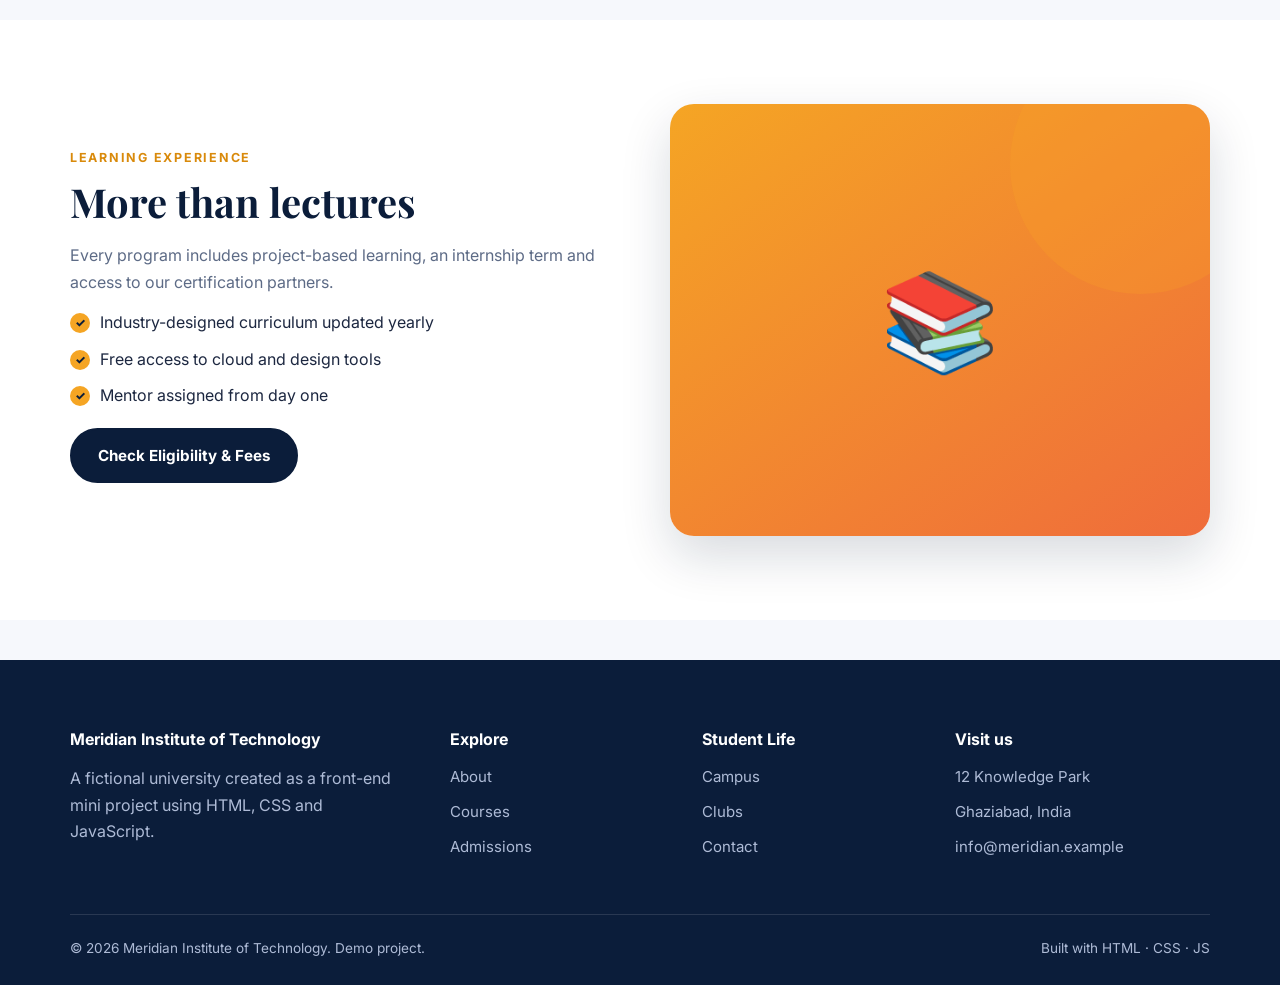
<file: courses.html>
<!DOCTYPE html>
<html lang="en">
<head>
  <meta charset="UTF-8">
  <meta name="viewport" content="width=device-width, initial-scale=1.0">
  <title>Courses | Meridian Institute of Technology</title>
  <link rel="preconnect" href="https://fonts.googleapis.com">
  <link rel="preconnect" href="https://fonts.gstatic.com" crossorigin>
  <link href="https://fonts.googleapis.com/css2?family=Inter:wght@400;500;600;700&family=Playfair+Display:ital,wght@0,600;0,700;1,600&display=swap" rel="stylesheet">
  <link rel="stylesheet" href="style.css">
</head>
<body>
  <header class="site-header">
    <div class="container nav">
      <a href="index.html" class="brand"><span class="brand-mark">M</span><span>Meridian<small>Institute of Technology</small></span></a>
      <button class="menu-toggle" aria-label="Toggle menu" aria-expanded="false">☰</button>
      <nav class="nav-links" id="nav">
        <a href="index.html">Home</a>
        <a href="about.html">About</a>
        <a href="courses.html" class="active">Courses</a>
        <a href="admissions.html">Admissions</a>
        <a href="campus.html">Campus Life</a>
        <a href="contact.html">Contact</a>
        <a href="admissions.html" class="btn btn-sm">Apply Now</a>
      </nav>
    </div>
  </header>

  <section class="hero page-hero">
    <div class="container">
      <div>
        <div class="crumbs"><a href="index.html">Home</a> / Courses</div>
        <h1>Programs designed for <span>tomorrow's careers</span></h1>
        <p>Filter by school or search by keyword to find the program that matches your goals.</p>
      </div>
    </div>
  </section>

  <section class="section">
    <div class="container">
      <div class="filters">
        <button class="chip active" data-filter="all">All</button>
        <button class="chip" data-filter="engineering">Engineering</button>
        <button class="chip" data-filter="management">Management</button>
        <button class="chip" data-filter="science">Science</button>
        <button class="chip" data-filter="design">Design</button>
      </div>
      <div class="field" style="max-width:420px">
        <input type="search" id="courseSearch" placeholder="Search programs e.g. AI, finance, data…" aria-label="Search programs">
      </div>
      <p id="courseCount" style="color:var(--muted);margin-bottom:24px"></p>

      <div class="grid grid-3">
        <article class="card course" data-dept="engineering"><span class="tag">Engineering</span><h3>B.Tech Computer Science</h3><p>Programming, data structures, operating systems, AI and cloud with a final-year capstone.</p><div class="meta"><span>⏱ 4 years</span><span>💺 240 seats</span></div></article>
        <article class="card course" data-dept="engineering"><span class="tag">Engineering</span><h3>B.Tech Electronics &amp; Communication</h3><p>Embedded systems, IoT, signal processing and wireless communication.</p><div class="meta"><span>⏱ 4 years</span><span>💺 120 seats</span></div></article>
        <article class="card course" data-dept="engineering"><span class="tag">Engineering</span><h3>B.Tech Mechanical &amp; Robotics</h3><p>Design, manufacturing, automation and robotics with workshop-based learning.</p><div class="meta"><span>⏱ 4 years</span><span>💺 90 seats</span></div></article>
        <article class="card course" data-dept="management"><span class="tag">Management</span><h3>BBA Entrepreneurship</h3><p>Build a venture from idea to pitch with mentors, incubator access and case studies.</p><div class="meta"><span>⏱ 3 years</span><span>💺 120 seats</span></div></article>
        <article class="card course" data-dept="management"><span class="tag">Management</span><h3>MBA Finance &amp; Analytics</h3><p>Corporate finance, markets, risk and business analytics for future leaders.</p><div class="meta"><span>⏱ 2 years</span><span>💺 90 seats</span></div></article>
        <article class="card course" data-dept="science"><span class="tag">Science</span><h3>B.Sc Data Science</h3><p>Statistics, machine learning and visualisation using real-world datasets.</p><div class="meta"><span>⏱ 3 years</span><span>💺 80 seats</span></div></article>
        <article class="card course" data-dept="science"><span class="tag">Science</span><h3>B.Sc Applied Physics</h3><p>Quantum devices, optics and materials science with advanced lab access.</p><div class="meta"><span>⏱ 3 years</span><span>💺 60 seats</span></div></article>
        <article class="card course" data-dept="design"><span class="tag">Design</span><h3>B.Des UI/UX &amp; Product Design</h3><p>Human-centred design, prototyping and front-end fundamentals for digital products.</p><div class="meta"><span>⏱ 4 years</span><span>💺 50 seats</span></div></article>
        <article class="card course" data-dept="design"><span class="tag">Design</span><h3>B.Des Animation &amp; Game Design</h3><p>Storytelling, 3D modelling and game engines taught by industry artists.</p><div class="meta"><span>⏱ 4 years</span><span>💺 40 seats</span></div></article>
      </div>
    </div>
  </section>

  <section class="section alt">
    <div class="container split">
      <div class="reveal">
        <span class="eyebrow">Learning Experience</span>
        <h2>More than lectures</h2>
        <p>Every program includes project-based learning, an internship term and access to our certification partners.</p>
        <ul class="checks"><li>Industry-designed curriculum updated yearly</li><li>Free access to cloud and design tools</li><li>Mentor assigned from day one</li></ul>
        <p style="margin-top:20px"><a class="btn dark" href="admissions.html">Check Eligibility &amp; Fees</a></p>
      </div>
      <div class="visual warm reveal">📚</div>
    </div>
  </section>

  <footer class="site-footer">
    <div class="container">
      <div class="foot-grid">
        <div><h4>Meridian Institute of Technology</h4><p>A fictional university created as a front-end mini project using HTML, CSS and JavaScript.</p></div>
        <div><h4>Explore</h4><ul><li><a href="about.html">About</a></li><li><a href="courses.html">Courses</a></li><li><a href="admissions.html">Admissions</a></li></ul></div>
        <div><h4>Student Life</h4><ul><li><a href="campus.html">Campus</a></li><li><a href="campus.html#clubs">Clubs</a></li><li><a href="contact.html">Contact</a></li></ul></div>
        <div><h4>Visit us</h4><ul><li>12 Knowledge Park</li><li>Ghaziabad, India</li><li>info@meridian.example</li></ul></div>
      </div>
      <div class="foot-bottom"><span>© <span id="year">2026</span> Meridian Institute of Technology. Demo project.</span><span>Built with HTML · CSS · JS</span></div>
    </div>
  </footer>
  <button id="toTop" aria-label="Back to top">↑</button>
  <script src="script.js"></script>
</body>
</html>
</file>
<file: style.css>
/* ===== Meridian Institute of Technology — shared styles ===== */
:root {
  --navy: #0b1d3a;
  --navy-2: #14305c;
  --blue: #2563eb;
  --amber: #f5a524;
  --amber-d: #d98a0b;
  --bg: #f6f8fc;
  --card: #ffffff;
  --text: #1c2740;
  --muted: #5d6b86;
  --line: #e3e9f3;
  --radius: 16px;
  --shadow: 0 10px 30px rgba(11, 29, 58, .08);
  --shadow-lg: 0 20px 50px rgba(11, 29, 58, .16);
}
* { box-sizing: border-box; margin: 0; padding: 0; }
html { scroll-behavior: smooth; }
body { font-family: 'Inter', system-ui, sans-serif; color: var(--text); background: var(--bg); line-height: 1.65; }
h1, h2, h3, h4 { font-family: 'Playfair Display', Georgia, serif; line-height: 1.2; color: var(--navy); }
img { max-width: 100%; display: block; }
a { color: inherit; text-decoration: none; }
ul { list-style: none; }
.container { width: min(1140px, 92%); margin-inline: auto; }
.section { padding: 84px 0; }
.section.alt { background: #fff; }
.eyebrow { display: inline-block; font-size: .78rem; font-weight: 700; letter-spacing: .14em; text-transform: uppercase; color: var(--amber-d); margin-bottom: 10px; }
.section-head { max-width: 640px; margin-bottom: 48px; }
.section-head.center { margin-inline: auto; text-align: center; }
.section-head h2 { font-size: clamp(1.8rem, 3.6vw, 2.6rem); margin-bottom: 12px; }
.section-head p { color: var(--muted); }

/* Buttons */
.btn { display: inline-block; padding: 13px 26px; border-radius: 999px; background: var(--amber); color: var(--navy); font-weight: 700; border: 2px solid var(--amber); cursor: pointer; font-size: .95rem; transition: transform .2s, box-shadow .2s, background .2s; font-family: inherit; }
.btn:hover { transform: translateY(-2px); box-shadow: 0 10px 20px rgba(245, 165, 36, .35); background: #ffb83d; }
.btn.outline { background: transparent; color: #fff; border-color: rgba(255,255,255,.6); }
.btn.outline:hover { background: rgba(255,255,255,.12); box-shadow: none; }
.btn.dark { background: var(--navy); color: #fff; border-color: var(--navy); }
.btn.dark:hover { background: var(--navy-2); box-shadow: 0 10px 20px rgba(11,29,58,.3); }
.btn-sm { padding: 9px 20px; font-size: .88rem; }

/* Header */
.site-header { position: sticky; top: 0; z-index: 50; background: rgba(11, 29, 58, .96); backdrop-filter: blur(8px); transition: box-shadow .3s; }
.site-header.scrolled { box-shadow: 0 6px 24px rgba(0,0,0,.25); }
.nav { display: flex; align-items: center; justify-content: space-between; height: 74px; }
.brand { display: flex; align-items: center; gap: 12px; color: #fff; font-family: 'Playfair Display', serif; font-weight: 700; font-size: 1.25rem; line-height: 1.1; }
.brand small { display: block; font-family: 'Inter', sans-serif; font-size: .62rem; font-weight: 500; letter-spacing: .18em; text-transform: uppercase; color: #aebbd6; margin-top: 3px; }
.brand-mark { width: 42px; height: 42px; border-radius: 12px; background: linear-gradient(135deg, var(--amber), #ffd37a); color: var(--navy); display: grid; place-items: center; font-size: 1.4rem; font-weight: 800; }
.nav-links { display: flex; align-items: center; gap: 28px; }
.nav-links a:not(.btn) { color: #cfd9ee; font-weight: 500; font-size: .94rem; position: relative; padding: 4px 0; }
.nav-links a:not(.btn)::after { content: ''; position: absolute; left: 0; bottom: -2px; width: 0; height: 2px; background: var(--amber); transition: width .25s; }
.nav-links a:not(.btn):hover, .nav-links a.active { color: #fff; }
.nav-links a:not(.btn):hover::after, .nav-links a.active::after { width: 100%; }
.menu-toggle { display: none; background: none; border: 0; color: #fff; font-size: 1.8rem; cursor: pointer; }

/* Hero */
.hero { position: relative; color: #fff; overflow: hidden; background: radial-gradient(circle at 80% 20%, rgba(245,165,36,.18), transparent 40%), linear-gradient(135deg, var(--navy) 0%, var(--navy-2) 60%, #1d4ed8 140%); padding: 110px 0 130px; }
.hero::before, .hero::after { content: ''; position: absolute; border-radius: 50%; border: 1px solid rgba(255,255,255,.1); }
.hero::before { width: 520px; height: 520px; right: -140px; top: -120px; }
.hero::after { width: 320px; height: 320px; right: 60px; bottom: -160px; }
.hero .container { position: relative; z-index: 1; display: grid; grid-template-columns: 1.2fr .8fr; gap: 50px; align-items: center; }
.hero h1 { color: #fff; font-size: clamp(2.3rem, 5.4vw, 4rem); margin-bottom: 20px; }
.hero h1 span { color: var(--amber); font-style: italic; }
.hero p { color: #cfd9ee; font-size: 1.1rem; max-width: 540px; margin-bottom: 32px; }
.hero-actions { display: flex; gap: 14px; flex-wrap: wrap; }
.hero-card { background: rgba(255,255,255,.08); border: 1px solid rgba(255,255,255,.18); border-radius: 22px; padding: 30px; backdrop-filter: blur(10px); }
.hero-card h3 { color: #fff; font-size: 1.2rem; margin-bottom: 18px; }
.hero-card li { display: flex; gap: 14px; padding: 12px 0; border-bottom: 1px solid rgba(255,255,255,.12); color: #dbe5f8; font-size: .95rem; }
.hero-card li:last-child { border: 0; }
.hero-card b { color: var(--amber); min-width: 52px; }
.page-hero { padding: 80px 0 90px; }
.page-hero .container { grid-template-columns: 1fr; }
.page-hero h1 { font-size: clamp(2rem, 4.5vw, 3.2rem); }
.crumbs { font-size: .85rem; color: #aebbd6; margin-bottom: 14px; }
.crumbs a:hover { color: var(--amber); }

/* Stats */
.stats { margin-top: -62px; position: relative; z-index: 2; }
.stats-grid { display: grid; grid-template-columns: repeat(4, 1fr); background: #fff; border-radius: 20px; box-shadow: var(--shadow-lg); overflow: hidden; }
.stat { padding: 34px 20px; text-align: center; border-right: 1px solid var(--line); }
.stat:last-child { border: 0; }
.stat strong { display: block; font-family: 'Playfair Display', serif; font-size: 2.5rem; color: var(--navy); }
.stat span { color: var(--muted); font-size: .9rem; }

/* Cards & grids */
.grid { display: grid; gap: 26px; }
.grid-3 { grid-template-columns: repeat(3, 1fr); }
.grid-2 { grid-template-columns: repeat(2, 1fr); }
.grid-4 { grid-template-columns: repeat(4, 1fr); }
.card { background: var(--card); border: 1px solid var(--line); border-radius: var(--radius); padding: 30px; box-shadow: var(--shadow); transition: transform .3s, box-shadow .3s; }
.card:hover { transform: translateY(-6px); box-shadow: var(--shadow-lg); }
.icon { width: 54px; height: 54px; border-radius: 14px; background: linear-gradient(135deg, #e8f0ff, #fff3d9); display: grid; place-items: center; font-size: 1.6rem; margin-bottom: 18px; }
.card h3 { font-size: 1.22rem; margin-bottom: 8px; }
.card p { color: var(--muted); font-size: .96rem; }
.tag { display: inline-block; font-size: .72rem; font-weight: 700; padding: 4px 12px; border-radius: 999px; background: #e8f0ff; color: var(--blue); margin-bottom: 14px; }
.meta { display: flex; gap: 16px; margin-top: 16px; font-size: .85rem; color: var(--muted); flex-wrap: wrap; }

/* Split */
.split { display: grid; grid-template-columns: 1fr 1fr; gap: 60px; align-items: center; }
.split h2 { font-size: clamp(1.8rem, 3.4vw, 2.5rem); margin-bottom: 16px; }
.split p { color: var(--muted); margin-bottom: 14px; }
.visual { aspect-ratio: 4/3.2; border-radius: 24px; background: linear-gradient(145deg, var(--navy), var(--blue)); position: relative; overflow: hidden; box-shadow: var(--shadow-lg); display: grid; place-items: center; font-size: 6rem; }
.visual::before { content: ''; position: absolute; width: 260px; height: 260px; border-radius: 50%; background: rgba(245,165,36,.25); top: -70px; right: -60px; }
.visual.warm { background: linear-gradient(145deg, #f5a524, #ef6c3b); }
.checks li { padding-left: 30px; position: relative; margin-bottom: 10px; color: var(--text); }
.checks li::before { content: '✓'; position: absolute; left: 0; width: 20px; height: 20px; border-radius: 50%; background: var(--amber); color: var(--navy); font-size: .75rem; font-weight: 800; display: grid; place-items: center; top: 4px; }

/* Testimonials */
.quote { font-size: 1.02rem; color: var(--text); font-style: italic; }
.person { display: flex; align-items: center; gap: 12px; margin-top: 20px; }
.avatar { width: 44px; height: 44px; border-radius: 50%; background: var(--navy); color: var(--amber); display: grid; place-items: center; font-weight: 700; }
.person small { display: block; color: var(--muted); }

/* CTA */
.cta { background: linear-gradient(135deg, var(--navy), var(--navy-2)); color: #fff; border-radius: 28px; padding: 64px 40px; text-align: center; position: relative; overflow: hidden; }
.cta h2 { color: #fff; font-size: clamp(1.7rem, 3.4vw, 2.5rem); margin-bottom: 12px; }
.cta p { color: #cfd9ee; margin-bottom: 26px; }

/* Timeline */
.timeline { position: relative; max-width: 760px; margin-inline: auto; padding-left: 34px; border-left: 2px solid var(--line); }
.t-item { position: relative; margin-bottom: 34px; }
.t-item::before { content: ''; position: absolute; left: -43px; top: 6px; width: 16px; height: 16px; border-radius: 50%; background: var(--amber); border: 4px solid var(--bg); box-shadow: 0 0 0 2px var(--amber); }
.t-item b { font-family: 'Playfair Display', serif; font-size: 1.3rem; color: var(--blue); }
.t-item h3 { font-size: 1.15rem; margin: 2px 0 4px; }
.t-item p { color: var(--muted); }
.team .card { text-align: center; }
.team .avatar { width: 84px; height: 84px; font-size: 1.8rem; margin: 0 auto 16px; }

/* Filters */
.filters { display: flex; gap: 10px; flex-wrap: wrap; margin-bottom: 34px; }
.chip { padding: 9px 20px; border-radius: 999px; border: 1.5px solid var(--line); background: #fff; font-weight: 600; font-size: .9rem; cursor: pointer; color: var(--muted); transition: all .2s; font-family: inherit; }
.chip:hover { border-color: var(--blue); color: var(--blue); }
.chip.active { background: var(--navy); color: #fff; border-color: var(--navy); }
.course.hide { display: none; }

/* Table */
.table-wrap { overflow-x: auto; border-radius: var(--radius); box-shadow: var(--shadow); background: #fff; border: 1px solid var(--line); }
table { width: 100%; border-collapse: collapse; min-width: 560px; }
th, td { padding: 16px 20px; text-align: left; border-bottom: 1px solid var(--line); }
th { background: var(--navy); color: #fff; font-size: .85rem; letter-spacing: .05em; text-transform: uppercase; }
tr:last-child td { border: 0; }
tbody tr:hover { background: #f3f7ff; }

/* Steps */
.steps { counter-reset: s; }
.step { position: relative; }
.step::before { counter-increment: s; content: counter(s); position: absolute; top: -18px; left: 26px; width: 38px; height: 38px; border-radius: 50%; background: var(--amber); color: var(--navy); font-weight: 800; display: grid; place-items: center; box-shadow: 0 6px 14px rgba(245,165,36,.4); }
.step { padding-top: 40px; }

/* FAQ */
.faq { max-width: 780px; margin-inline: auto; }
.faq-item { background: #fff; border: 1px solid var(--line); border-radius: 14px; margin-bottom: 14px; overflow: hidden; }
.faq-q { width: 100%; text-align: left; padding: 20px 24px; background: none; border: 0; font: 600 1rem 'Inter', sans-serif; color: var(--navy); cursor: pointer; display: flex; justify-content: space-between; align-items: center; gap: 12px; }
.faq-q::after { content: '+'; font-size: 1.5rem; color: var(--amber-d); transition: transform .3s; }
.faq-item.open .faq-q::after { transform: rotate(45deg); }
.faq-a { max-height: 0; overflow: hidden; transition: max-height .35s ease; }
.faq-a p { padding: 0 24px 20px; color: var(--muted); }

/* Forms */
.form-card { background: #fff; border: 1px solid var(--line); border-radius: 22px; padding: 38px; box-shadow: var(--shadow); }
.field { margin-bottom: 20px; }
label { display: block; font-weight: 600; font-size: .9rem; margin-bottom: 6px; color: var(--navy); }
input, select, textarea { width: 100%; padding: 13px 16px; border: 1.5px solid var(--line); border-radius: 12px; font: inherit; color: var(--text); background: #fbfcff; transition: border-color .2s, box-shadow .2s; }
input:focus, select:focus, textarea:focus { outline: none; border-color: var(--blue); box-shadow: 0 0 0 4px rgba(37,99,235,.12); }
.field.error input, .field.error textarea, .field.error select { border-color: #dc2626; }
.err { display: none; color: #dc2626; font-size: .82rem; margin-top: 4px; }
.field.error .err { display: block; }
.success { display: none; background: #e7f8ee; color: #137a3d; padding: 14px 18px; border-radius: 12px; margin-top: 16px; font-weight: 600; }
.success.show { display: block; }
.info-list li { display: flex; gap: 16px; margin-bottom: 24px; }
.info-list .icon { margin: 0; flex-shrink: 0; }
.info-list h4 { font-family: 'Inter', sans-serif; font-size: 1rem; margin-bottom: 2px; }
.info-list p { color: var(--muted); font-size: .94rem; }

/* Footer */
.site-footer { background: var(--navy); color: #aebbd6; padding: 70px 0 26px; margin-top: 40px; }
.foot-grid { display: grid; grid-template-columns: 1.6fr 1fr 1fr 1.2fr; gap: 40px; margin-bottom: 44px; }
.site-footer h4 { color: #fff; font-family: 'Inter', sans-serif; font-size: 1rem; margin-bottom: 16px; }
.site-footer li { margin-bottom: 10px; font-size: .94rem; }
.site-footer a:hover { color: var(--amber); }
.foot-bottom { border-top: 1px solid rgba(255,255,255,.12); padding-top: 22px; font-size: .85rem; display: flex; justify-content: space-between; flex-wrap: wrap; gap: 8px; }

#toTop { position: fixed; right: 22px; bottom: 22px; width: 46px; height: 46px; border-radius: 50%; border: 0; background: var(--amber); color: var(--navy); font-size: 1.2rem; font-weight: 800; cursor: pointer; box-shadow: var(--shadow-lg); opacity: 0; pointer-events: none; transform: translateY(10px); transition: all .3s; z-index: 40; }
#toTop.show { opacity: 1; pointer-events: auto; transform: none; }

/* Reveal animation */
.reveal { opacity: 0; transform: translateY(28px); transition: opacity .7s ease, transform .7s ease; }
.reveal.in { opacity: 1; transform: none; }
@media (prefers-reduced-motion: reduce) { .reveal { opacity: 1; transform: none; transition: none; } html { scroll-behavior: auto; } }

/* Responsive */
@media (max-width: 960px) {
  .hero .container, .split { grid-template-columns: 1fr; }
  .grid-3, .grid-4 { grid-template-columns: repeat(2, 1fr); }
  .stats-grid { grid-template-columns: repeat(2, 1fr); }
  .stat:nth-child(2) { border-right: 0; }
  .stat:nth-child(-n+2) { border-bottom: 1px solid var(--line); }
  .foot-grid { grid-template-columns: 1fr 1fr; }
}
@media (max-width: 820px) {
  .menu-toggle { display: block; }
  .nav-links { position: absolute; top: 74px; left: 0; right: 0; background: var(--navy); flex-direction: column; align-items: flex-start; gap: 0; padding: 10px 6% 24px; max-height: 0; overflow: hidden; opacity: 0; transition: all .3s; pointer-events: none; }
  .nav-links.open { max-height: 460px; opacity: 1; pointer-events: auto; }
  .nav-links a:not(.btn) { padding: 14px 0; width: 100%; border-bottom: 1px solid rgba(255,255,255,.08); }
  .nav-links .btn { margin-top: 16px; }
}
@media (max-width: 600px) {
  .section { padding: 60px 0; }
  .grid-3, .grid-2, .grid-4 { grid-template-columns: 1fr; }
  .foot-grid { grid-template-columns: 1fr; }
  .hero { padding: 70px 0 100px; }
  .form-card { padding: 24px; }
}
</file>
